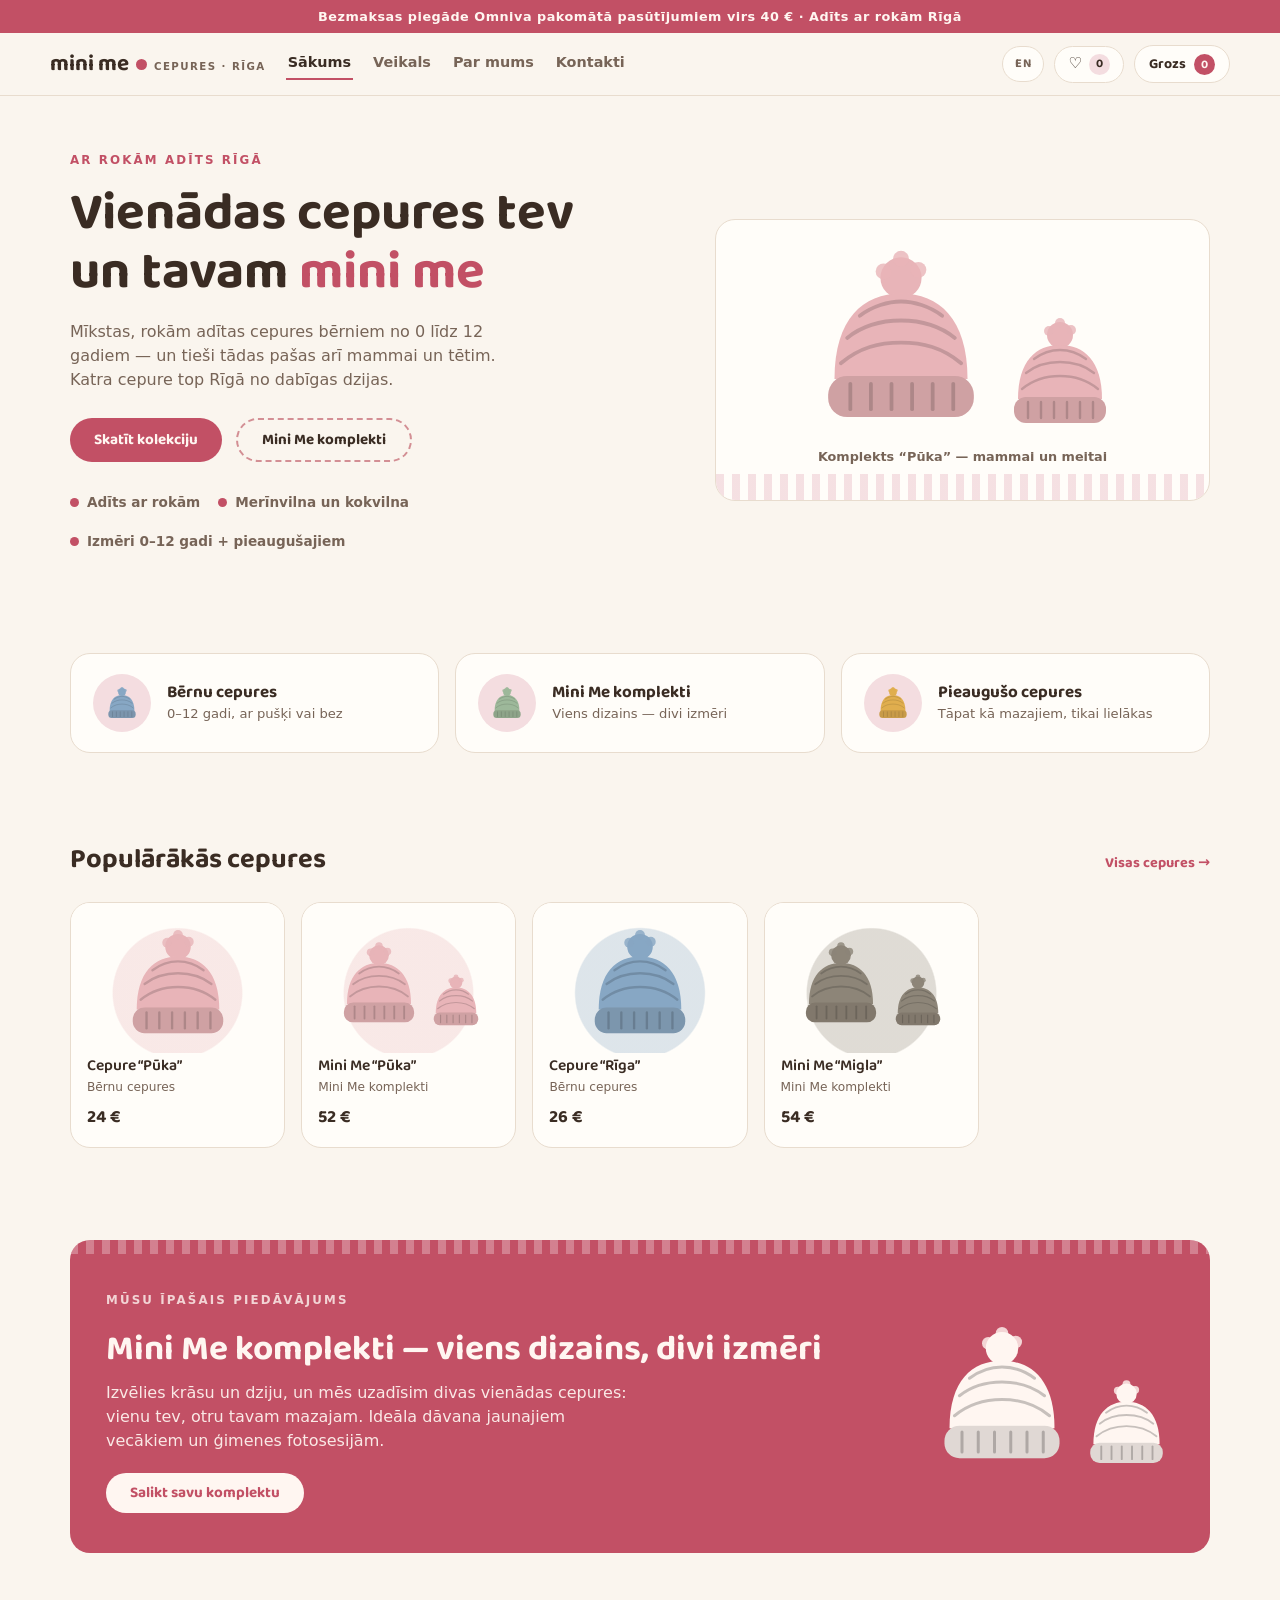
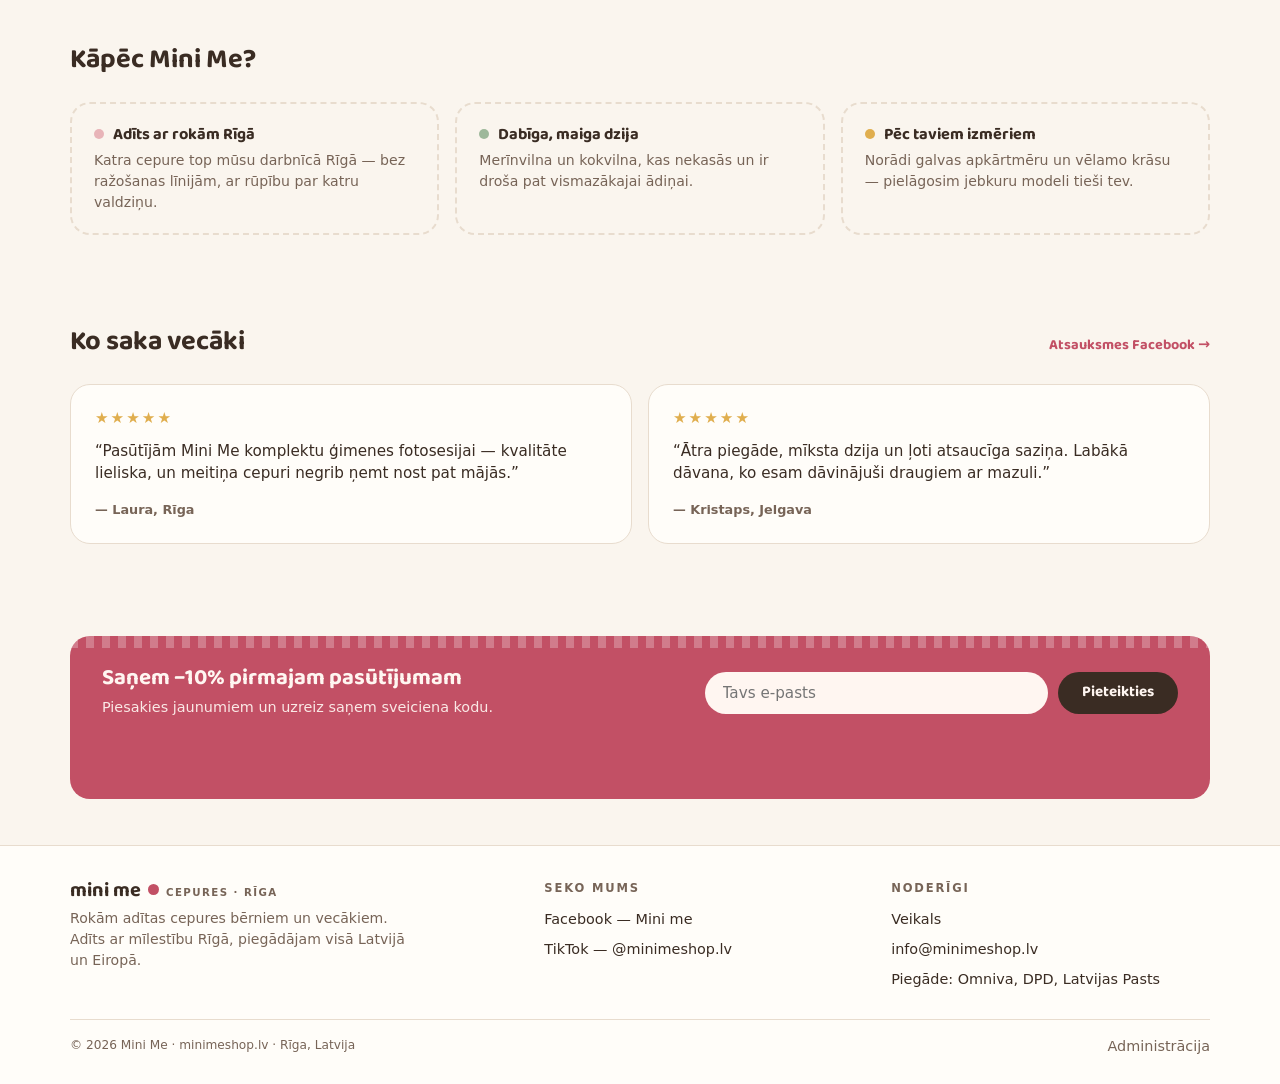
<file: index.html>
<!doctype html>
<html lang="lv">
<head>
<meta charset="utf-8">
<meta name="viewport" content="width=device-width, initial-scale=1">
<title>Mini Me — rokām adītas cepures maziem un lieliem · Rīga</title>
<meta name="description" content="Rokām adītas cepures, šalles, cimdi un Mini Me komplekti bērniem un vecākiem. Adīts ar mīlestību Rīgā.">
<link rel="stylesheet" href="css/base.css">
<link rel="stylesheet" href="css/landing.css">
</head>
<body>

<div class="ribbon" data-ribbon>Bezmaksas piegāde Omniva pakomātā pasūtījumiem virs 40&nbsp;€ · Adīts ar rokām Rīgā</div>

<header class="site">
  <div class="wrap bar">
    <a class="logo" href="index.html">mini&nbsp;me <span class="pom"></span> <small data-i18n="logo.sub">cepures · Rīga</small></a>
    <nav class="main" aria-label="Navigācija">
      <a href="index.html" aria-current="page" data-i18n="nav.home">Sākums</a>
      <a href="store.html" data-i18n="nav.shop">Veikals</a>
      <a href="#par-mums" data-i18n="nav.about">Par mums</a>
      <a href="#kontakti" data-i18n="nav.contact">Kontakti</a>
    </nav>
    <div class="hdr-actions">
      <button class="lang-btn" data-lang-switch>EN</button>
      <a class="wish-btn" href="wishlist.html" data-i18n-title="wl.h1" title="Vēlmju saraksts" aria-label="Vēlmju saraksts">♡ <span class="count" data-wish-count>0</span></a>
      <button class="cart" data-cart-open aria-label="Grozs"><span data-i18n="cart.btn">Grozs</span> <span class="count" data-cart-count>0</span></button>
    </div>
  </div>
</header>

<section class="hero">
  <div class="wrap">
    <div>
      <p class="eyebrow" data-i18n="hero.eyebrow">Ar rokām adīts Rīgā</p>
      <h1 data-i18n="hero.title">Vienādas cepures tev un tavam <em>mini&nbsp;me</em></h1>
      <p class="lead" data-i18n="hero.lead">Mīkstas, rokām adītas cepures bērniem no 0 līdz 12 gadiem — un tieši tādas pašas arī mammai un tētim. Katra cepure top Rīgā no dabīgas dzijas.</p>
      <div class="cta-row">
        <a class="btn" href="store.html" data-i18n="hero.cta1">Skatīt kolekciju</a>
        <a class="btn ghost" href="store.html#komplekti" data-i18n="hero.cta2">Mini Me komplekti</a>
      </div>
      <ul class="trust">
        <li data-i18n="trust.1">Adīts ar rokām</li>
        <li data-i18n="trust.2">Merīnvilna un kokvilna</li>
        <li data-i18n="trust.3">Izmēri 0–12 gadi + pieaugušajiem</li>
      </ul>
    </div>
    <figure class="hero-art">
      <div class="pair" style="--yarn: var(--yarn-roza)">
        <svg width="190" height="187" role="img" aria-label="Liela adīta cepure"><use href="#beanie"/></svg>
        <svg width="120" height="118" role="img" aria-label="Maza adīta cepure"><use href="#beanie"/></svg>
      </div>
      <figcaption data-i18n="hero.caption">Komplekts “Pūka” — mammai un meitai</figcaption>
    </figure>
  </div>
</section>

<section class="block" aria-label="Kategorijas">
  <div class="wrap cats">
    <a class="cat" href="store.html">
      <span class="thumb" style="--yarn: var(--yarn-zila)"><svg width="36" height="35"><use href="#beanie"/></svg></span>
      <span><h3 data-i18n="cat1.t">Bērnu cepures</h3><p data-i18n="cat1.d">0–12 gadi, ar pušķi vai bez</p></span>
    </a>
    <a class="cat" href="store.html#komplekti">
      <span class="thumb" style="--yarn: var(--yarn-salvija)"><svg width="36" height="35"><use href="#beanie"/></svg></span>
      <span><h3 data-i18n="cat2.t">Mini Me komplekti</h3><p data-i18n="cat2.d">Viens dizains — divi izmēri</p></span>
    </a>
    <a class="cat" href="store.html">
      <span class="thumb" style="--yarn: var(--yarn-medus)"><svg width="36" height="35"><use href="#beanie"/></svg></span>
      <span><h3 data-i18n="cat3.t">Pieaugušo cepures</h3><p data-i18n="cat3.d">Tāpat kā mazajiem, tikai lielākas</p></span>
    </a>
  </div>
</section>

<section class="block" id="populari">
  <div class="wrap">
    <div class="sec-head">
      <h2 data-i18n="sec.popular">Populārākās cepures</h2>
      <a class="all" href="store.html" data-i18n="sec.all">Visas cepures →</a>
    </div>
    <div class="featured" id="featured"><!-- rendered by landing.js --></div>
  </div>
</section>

<section class="block" id="komplekti">
  <div class="wrap">
    <div class="duo">
      <div>
        <p class="eyebrow" data-i18n="duo.eyebrow">Mūsu īpašais piedāvājums</p>
        <h2 data-i18n="duo.title">Mini Me komplekti — viens dizains, divi izmēri</h2>
        <p data-i18n="duo.text">Izvēlies krāsu un dziju, un mēs uzadīsim divas vienādas cepures: vienu tev, otru tavam mazajam. Ideāla dāvana jaunajiem vecākiem un ģimenes fotosesijām.</p>
        <a class="btn" href="store.html#komplekti" data-i18n="duo.cta">Salikt savu komplektu</a>
      </div>
      <div class="pair" style="--yarn: #FFF6F1; --stitch: rgba(0,0,0,.22); --brim-shade: rgba(0,0,0,.12)">
        <svg width="150" height="148" aria-hidden="true"><use href="#beanie"/></svg>
        <svg width="95" height="93" aria-hidden="true"><use href="#beanie"/></svg>
      </div>
    </div>
  </div>
</section>

<section class="block" id="par-mums">
  <div class="wrap">
    <div class="sec-head"><h2 data-i18n="vals.h">Kāpēc Mini Me?</h2></div>
    <div class="vals">
      <div class="val" style="--vy: var(--yarn-roza)">
        <h3 data-i18n="val1.t">Adīts ar rokām Rīgā</h3>
        <p data-i18n="val1.d">Katra cepure top mūsu darbnīcā Rīgā — bez ražošanas līnijām, ar rūpību par katru valdziņu.</p>
      </div>
      <div class="val" style="--vy: var(--yarn-salvija)">
        <h3 data-i18n="val2.t">Dabīga, maiga dzija</h3>
        <p data-i18n="val2.d">Merīnvilna un kokvilna, kas nekasās un ir droša pat vismazākajai ādiņai.</p>
      </div>
      <div class="val" style="--vy: var(--yarn-medus)">
        <h3 data-i18n="val3.t">Pēc taviem izmēriem</h3>
        <p data-i18n="val3.d">Norādi galvas apkārtmēru un vēlamo krāsu — pielāgosim jebkuru modeli tieši tev.</p>
      </div>
    </div>
  </div>
</section>

<section class="block" aria-label="Atsauksmes">
  <div class="wrap">
    <div class="sec-head"><h2 data-i18n="quotes.h">Ko saka vecāki</h2><a class="all" href="https://www.facebook.com/Minimicepures/" data-i18n="quotes.fb">Atsauksmes Facebook →</a></div>
    <div class="quotes">
      <div class="quote">
        <div class="stars" aria-label="5 zvaigznes">★★★★★</div>
        <p data-i18n="quote1.text">“Pasūtījām Mini Me komplektu ģimenes fotosesijai — kvalitāte lieliska, un meitiņa cepuri negrib ņemt nost pat mājās.”</p>
        <cite data-i18n="quote1.name">— Laura, Rīga</cite>
      </div>
      <div class="quote">
        <div class="stars" aria-label="5 zvaigznes">★★★★★</div>
        <p data-i18n="quote2.text">“Ātra piegāde, mīksta dzija un ļoti atsaucīga saziņa. Labākā dāvana, ko esam dāvinājuši draugiem ar mazuli.”</p>
        <cite data-i18n="quote2.name">— Kristaps, Jelgava</cite>
      </div>
    </div>
  </div>
</section>

<section class="block" aria-label="Jaunumu vēstkopa">
  <div class="wrap">
    <div class="newsletter">
      <div>
        <h2 data-i18n="nl.h">Saņem −10% pirmajam pasūtījumam</h2>
        <p data-i18n="nl.p">Piesakies jaunumiem un uzreiz saņem sveiciena kodu.</p>
      </div>
      <form class="nl-form" id="nlForm">
        <input type="email" id="nlEmail" placeholder="Tavs e-pasts" data-i18n-ph="nl.ph" aria-label="E-pasts">
        <button class="btn" type="submit" data-i18n="nl.btn">Pieteikties</button>
      </form>
      <p class="nl-msg" id="nlMsg" role="status"></p>
    </div>
  </div>
</section>

<footer class="site" id="kontakti">
  <div class="wrap">
    <div class="fgrid">
      <div>
        <a class="logo" href="index.html" style="font-size:1.25rem">mini&nbsp;me <span class="pom"></span> <small data-i18n="logo.sub">cepures · Rīga</small></a>
        <p class="about" data-i18n="footer.about">Rokām adītas cepures bērniem un vecākiem. Adīts ar mīlestību Rīgā, piegādājam visā Latvijā un Eiropā.</p>
      </div>
      <div>
        <h4 data-i18n="footer.follow">Seko mums</h4>
        <ul>
          <li><a href="https://www.facebook.com/Minimicepures/">Facebook — Mini me</a></li>
          <li><a href="https://www.tiktok.com/@minimeshop.lv">TikTok — @minimeshop.lv</a></li>
        </ul>
      </div>
      <div>
        <h4 data-i18n="footer.useful">Noderīgi</h4>
        <ul>
          <li><a href="store.html" data-i18n="footer.shop">Veikals</a></li>
          <li><a href="#kontakti">info@minimeshop.lv</a></li>
          <li><a href="#kontakti" data-i18n="footer.delivery">Piegāde: Omniva, DPD, Latvijas Pasts</a></li>
        </ul>
      </div>
    </div>
    <div class="copyright">
      <span>© <span data-year>2026</span> Mini Me · minimeshop.lv · Rīga, Latvija</span>
      <span><a href="admin.html" data-i18n="footer.admin">Administrācija</a></span>
    </div>
  </div>
</footer>

<script src="js/icons.js"></script>
<script src="js/i18n.js"></script>
<script src="js/products.js"></script>
<script src="js/cart.js"></script>
<script src="js/wishlist.js"></script>
<script src="js/site.js"></script>
<script src="js/landing.js"></script>
</body>
</html>
</file>
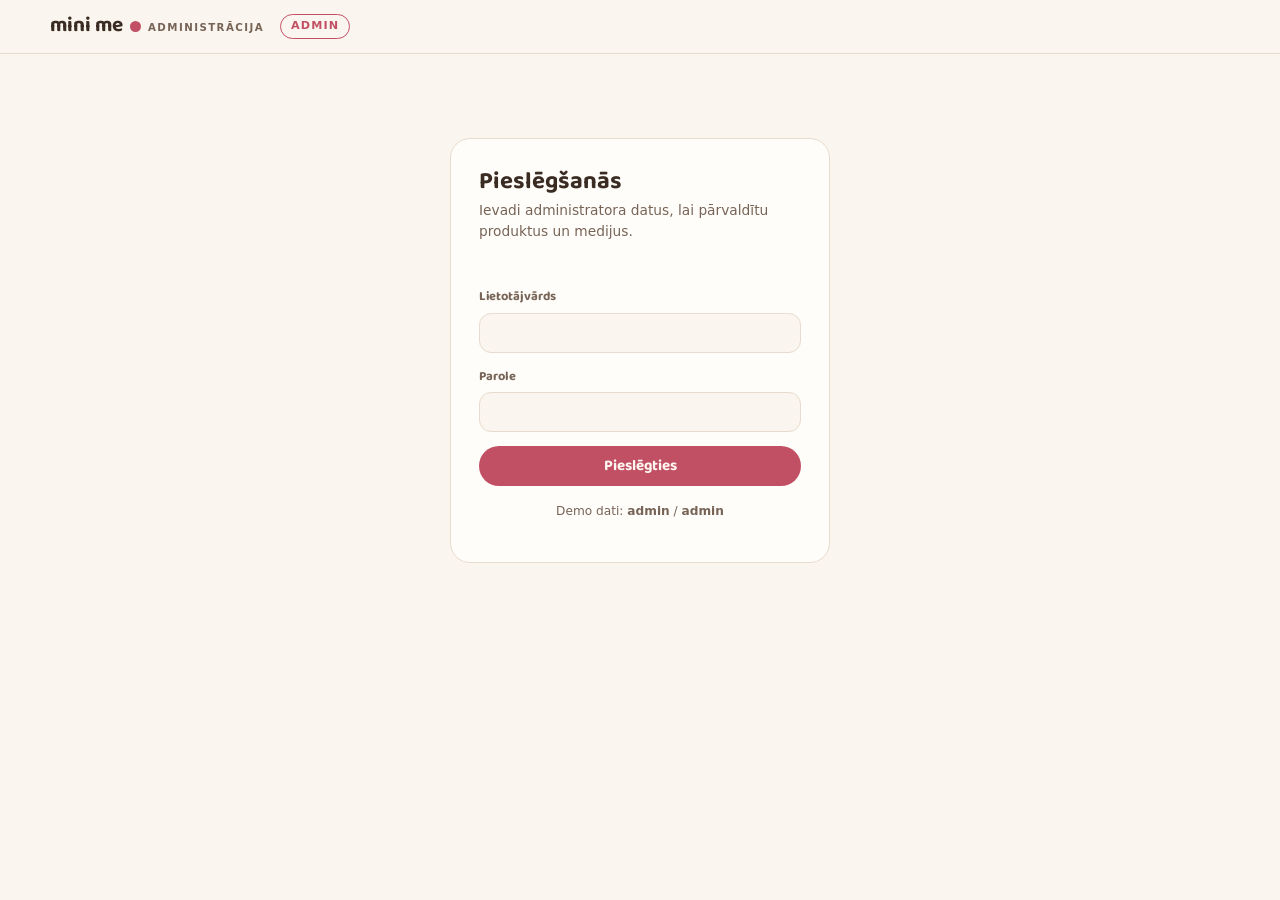
<file: admin.html>
<!doctype html>
<html lang="lv">
<head>
<meta charset="utf-8">
<meta name="viewport" content="width=device-width, initial-scale=1">
<title>Administrācija — Mini Me</title>
<meta name="robots" content="noindex, nofollow">
<link rel="stylesheet" href="css/base.css">
<link rel="stylesheet" href="css/admin.css">
</head>
<body>

<header class="site">
  <div class="wrap admin-top">
    <a class="logo" href="index.html">mini&nbsp;me <span class="pom"></span> <small>administrācija</small></a>
    <span class="tag">Admin</span>
    <div class="spacer"></div>
    <a class="linkbtn" href="store.html" id="viewShop" hidden>Skatīt veikalu →</a>
    <button class="linkbtn" id="logout" hidden>Iziet</button>
  </div>
</header>

<!-- LOGIN -->
<div class="wrap login-wrap" id="loginView">
  <form class="login-card" id="loginForm" autocomplete="off">
    <h1>Pieslēgšanās</h1>
    <p class="hint">Ievadi administratora datus, lai pārvaldītu produktus un medijus.</p>
    <p class="login-error" id="loginError" role="alert"></p>
    <div class="field">
      <label for="user">Lietotājvārds</label>
      <input id="user" type="text" autocomplete="username" required>
    </div>
    <div class="field">
      <label for="pass">Parole</label>
      <input id="pass" type="password" autocomplete="current-password" required>
    </div>
    <button class="btn" type="submit">Pieslēgties</button>
    <p class="creds">Demo dati: <b>admin</b> / <b>admin</b></p>
  </form>
</div>

<!-- ADMIN APP -->
<main class="wrap admin-app" id="appView" hidden>
  <div class="notice">
    <b>Prototipa režīms.</b> Izmaiņas tiek saglabātas <b>tikai šajā pārlūkā</b> (localStorage) un
    tās neredz klienti. Lai izmaiņas publicētu visiem, nospied <b>Eksportēt</b> un pievieno failu
    repozitorijam (skat. README). Šī pieslēgšanās nav droša aizsardzība — reālam veikalam vajadzīgs
    aizmugursistēmas risinājums.
  </div>

  <div class="admin-head">
    <h1>Produkti</h1>
    <span class="count" id="pcount"></span>
    <div class="admin-actions">
      <button class="btn sm" id="addBtn">+ Pievienot produktu</button>
      <button class="btn sm mut" id="exportBtn">Eksportēt JSON</button>
      <label class="btn sm mut" for="importFile" style="cursor:pointer">Importēt JSON</label>
      <input type="file" id="importFile" accept="application/json" hidden>
      <button class="btn sm danger" id="resetBtn">Atiestatīt</button>
    </div>
  </div>

  <div class="rows" id="rows"></div>
</main>

<!-- EDITOR MODAL -->
<div class="modal" id="modal" role="dialog" aria-modal="true" aria-labelledby="sheetTitle">
  <form class="sheet" id="editForm">
    <h2 id="sheetTitle">Rediģēt produktu</h2>

    <div class="field">
      <label for="f-name">Nosaukums</label>
      <input id="f-name" type="text" required>
    </div>

    <div class="grid2">
      <div class="field">
        <label for="f-cat">Kategorija</label>
        <select id="f-cat"></select>
      </div>
      <div class="field">
        <label for="f-type">Tips (attēlam)</label>
        <select id="f-type"></select>
      </div>
      <div class="field">
        <label for="f-color">Krāsa</label>
        <select id="f-color"></select>
      </div>
      <div class="field">
        <label for="f-pop">Popularitāte (0–100)</label>
        <input id="f-pop" type="number" min="0" max="100" step="1">
      </div>
      <div class="field">
        <label for="f-price">Cena (€)</label>
        <input id="f-price" type="number" min="0" step="1" required>
      </div>
      <div class="field">
        <label for="f-oldprice">Vecā cena (€, akcijai — nav obligāti)</label>
        <input id="f-oldprice" type="number" min="0" step="1">
      </div>
    </div>

    <div class="field">
      <label>Sezona</label>
      <div class="checks" id="f-season"></div>
    </div>

    <div class="field">
      <label>Izmēri</label>
      <div class="checks" id="f-sizes"></div>
    </div>

    <div class="field">
      <label><input type="checkbox" id="f-new" style="width:auto;margin-right:8px">Iezīmēt kā jaunumu</label>
    </div>

    <div class="field">
      <label>Attēls / medijs</label>
      <div class="uploader">
        <div class="preview" id="f-preview"><span class="ph-empty">Nav attēla — tiks rādīts adījuma zīmējums</span></div>
        <div class="up-actions">
          <label class="file-btn">Augšupielādēt attēlu <input type="file" id="f-image" accept="image/*"></label>
          <button type="button" class="linkbtn" id="f-removeimg" style="text-align:left" hidden>Noņemt attēlu</button>
          <span class="hint-sm">JPG vai PNG, ieteicams kvadrāts. Glabājas šajā pārlūkā.</span>
        </div>
      </div>
    </div>

    <div class="sheet-actions">
      <button type="button" class="btn mut" id="cancelBtn">Atcelt</button>
      <button type="submit" class="btn">Saglabāt</button>
    </div>
  </form>
</div>

<div class="toast" id="toast"></div>

<script src="js/icons.js"></script>
<script src="js/products.js"></script>
<script src="js/site.js"></script>
<script src="js/admin.js"></script>
</body>
</html>
</file>
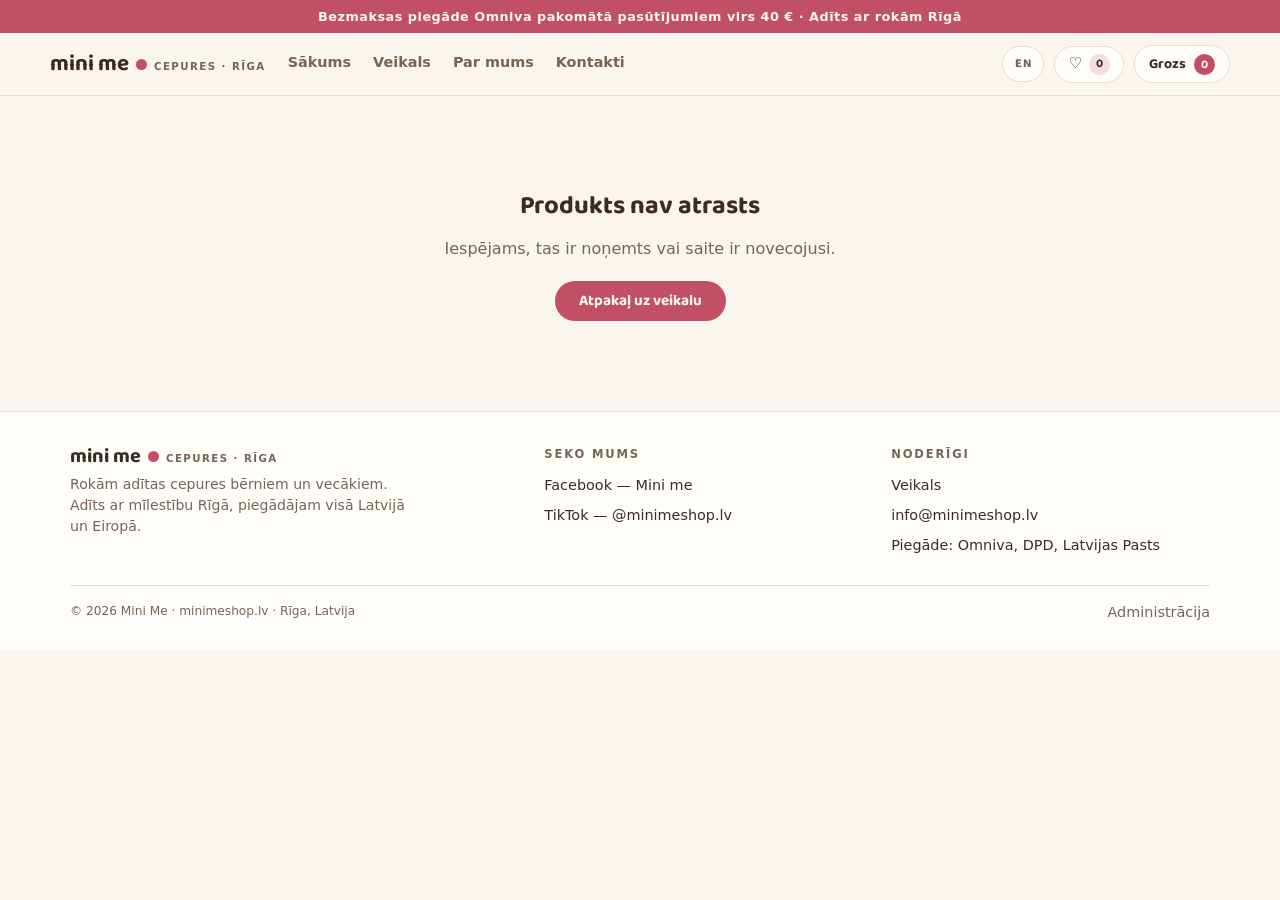
<file: product.html>
<!doctype html>
<html lang="lv">
<head>
<meta charset="utf-8">
<meta name="viewport" content="width=device-width, initial-scale=1">
<title>Produkts — Mini Me</title>
<link rel="stylesheet" href="css/base.css">
<link rel="stylesheet" href="css/product.css">
</head>
<body>

<div class="ribbon" data-ribbon>Bezmaksas piegāde Omniva pakomātā pasūtījumiem virs 40&nbsp;€ · Adīts ar rokām Rīgā</div>

<header class="site">
  <div class="wrap bar">
    <a class="logo" href="index.html">mini&nbsp;me <span class="pom"></span> <small data-i18n="logo.sub">cepures · Rīga</small></a>
    <nav class="main" aria-label="Navigācija">
      <a href="index.html" data-i18n="nav.home">Sākums</a>
      <a href="store.html" data-i18n="nav.shop">Veikals</a>
      <a href="index.html#par-mums" data-i18n="nav.about">Par mums</a>
      <a href="index.html#kontakti" data-i18n="nav.contact">Kontakti</a>
    </nav>
    <div class="hdr-actions">
      <button class="lang-btn" data-lang-switch>EN</button>
      <a class="wish-btn" href="wishlist.html" data-i18n-title="wl.h1" title="Vēlmju saraksts" aria-label="Vēlmju saraksts">♡ <span class="count" data-wish-count>0</span></a>
      <button class="cart" data-cart-open aria-label="Grozs"><span data-i18n="cart.btn">Grozs</span> <span class="count" data-cart-count>0</span></button>
    </div>
  </div>
</header>

<main class="wrap pdp-wrap" id="pdp">
  <!-- rendered by product.js -->
</main>

<section class="wrap related" id="related" hidden>
  <h2 data-i18n="pdp.related">Tev varētu patikt</h2>
  <div class="rel-grid" id="relGrid"></div>
</section>

<footer class="site">
  <div class="wrap">
    <div class="fgrid">
      <div>
        <a class="logo" href="index.html" style="font-size:1.25rem">mini&nbsp;me <span class="pom"></span> <small>cepures · Rīga</small></a>
        <p class="about">Rokām adītas cepures bērniem un vecākiem. Adīts ar mīlestību Rīgā, piegādājam visā Latvijā un Eiropā.</p>
      </div>
      <div>
        <h4>Seko mums</h4>
        <ul>
          <li><a href="https://www.facebook.com/Minimicepures/">Facebook — Mini me</a></li>
          <li><a href="https://www.tiktok.com/@minimeshop.lv">TikTok — @minimeshop.lv</a></li>
        </ul>
      </div>
      <div>
        <h4>Noderīgi</h4>
        <ul>
          <li><a href="store.html">Veikals</a></li>
          <li><a href="index.html#kontakti">info@minimeshop.lv</a></li>
          <li><a href="index.html#kontakti">Piegāde: Omniva, DPD, Latvijas Pasts</a></li>
        </ul>
      </div>
    </div>
    <div class="copyright">
      <span>© <span data-year>2026</span> Mini Me · minimeshop.lv · Rīga, Latvija</span>
      <span><a href="admin.html">Administrācija</a></span>
    </div>
  </div>
</footer>

<script src="js/icons.js"></script>
<script src="js/i18n.js"></script>
<script src="js/products.js"></script>
<script src="js/cart.js"></script>
<script src="js/wishlist.js"></script>
<script src="js/site.js"></script>
<script src="js/product.js"></script>
</body>
</html>
</file>
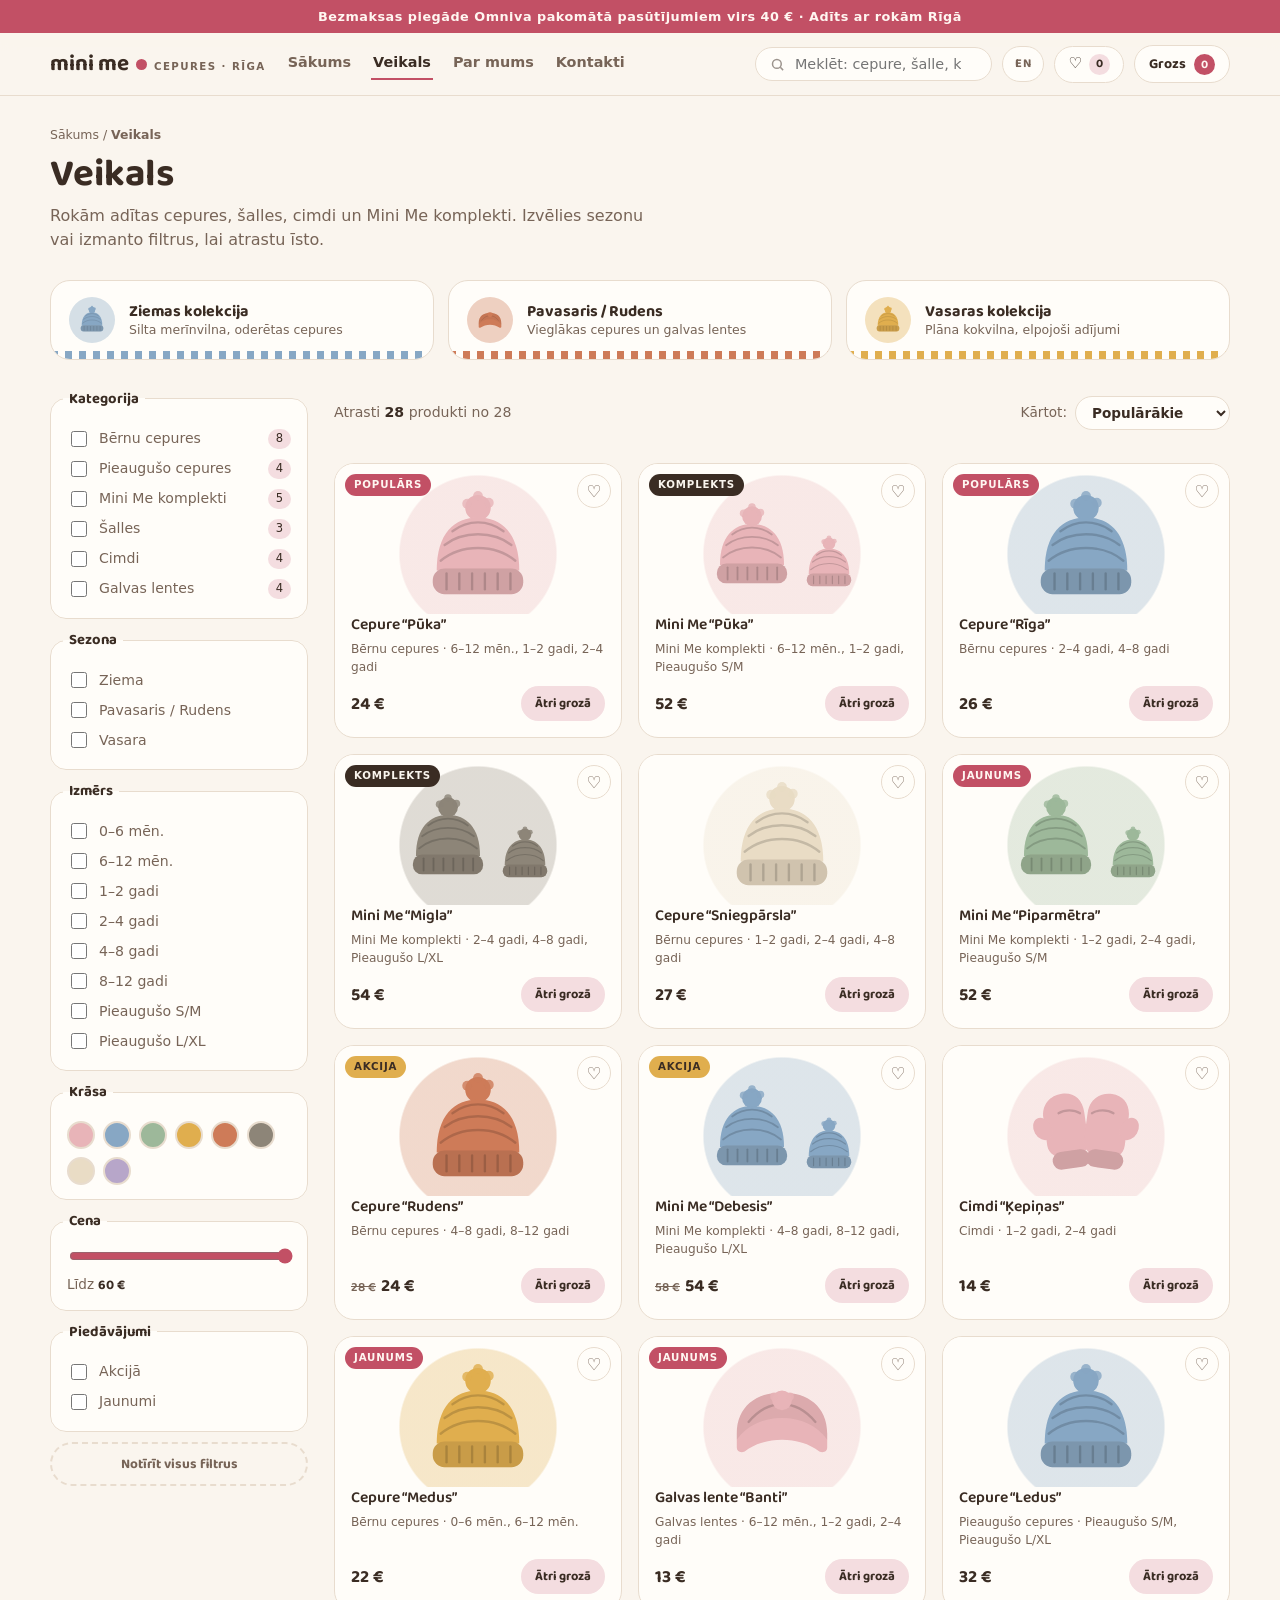
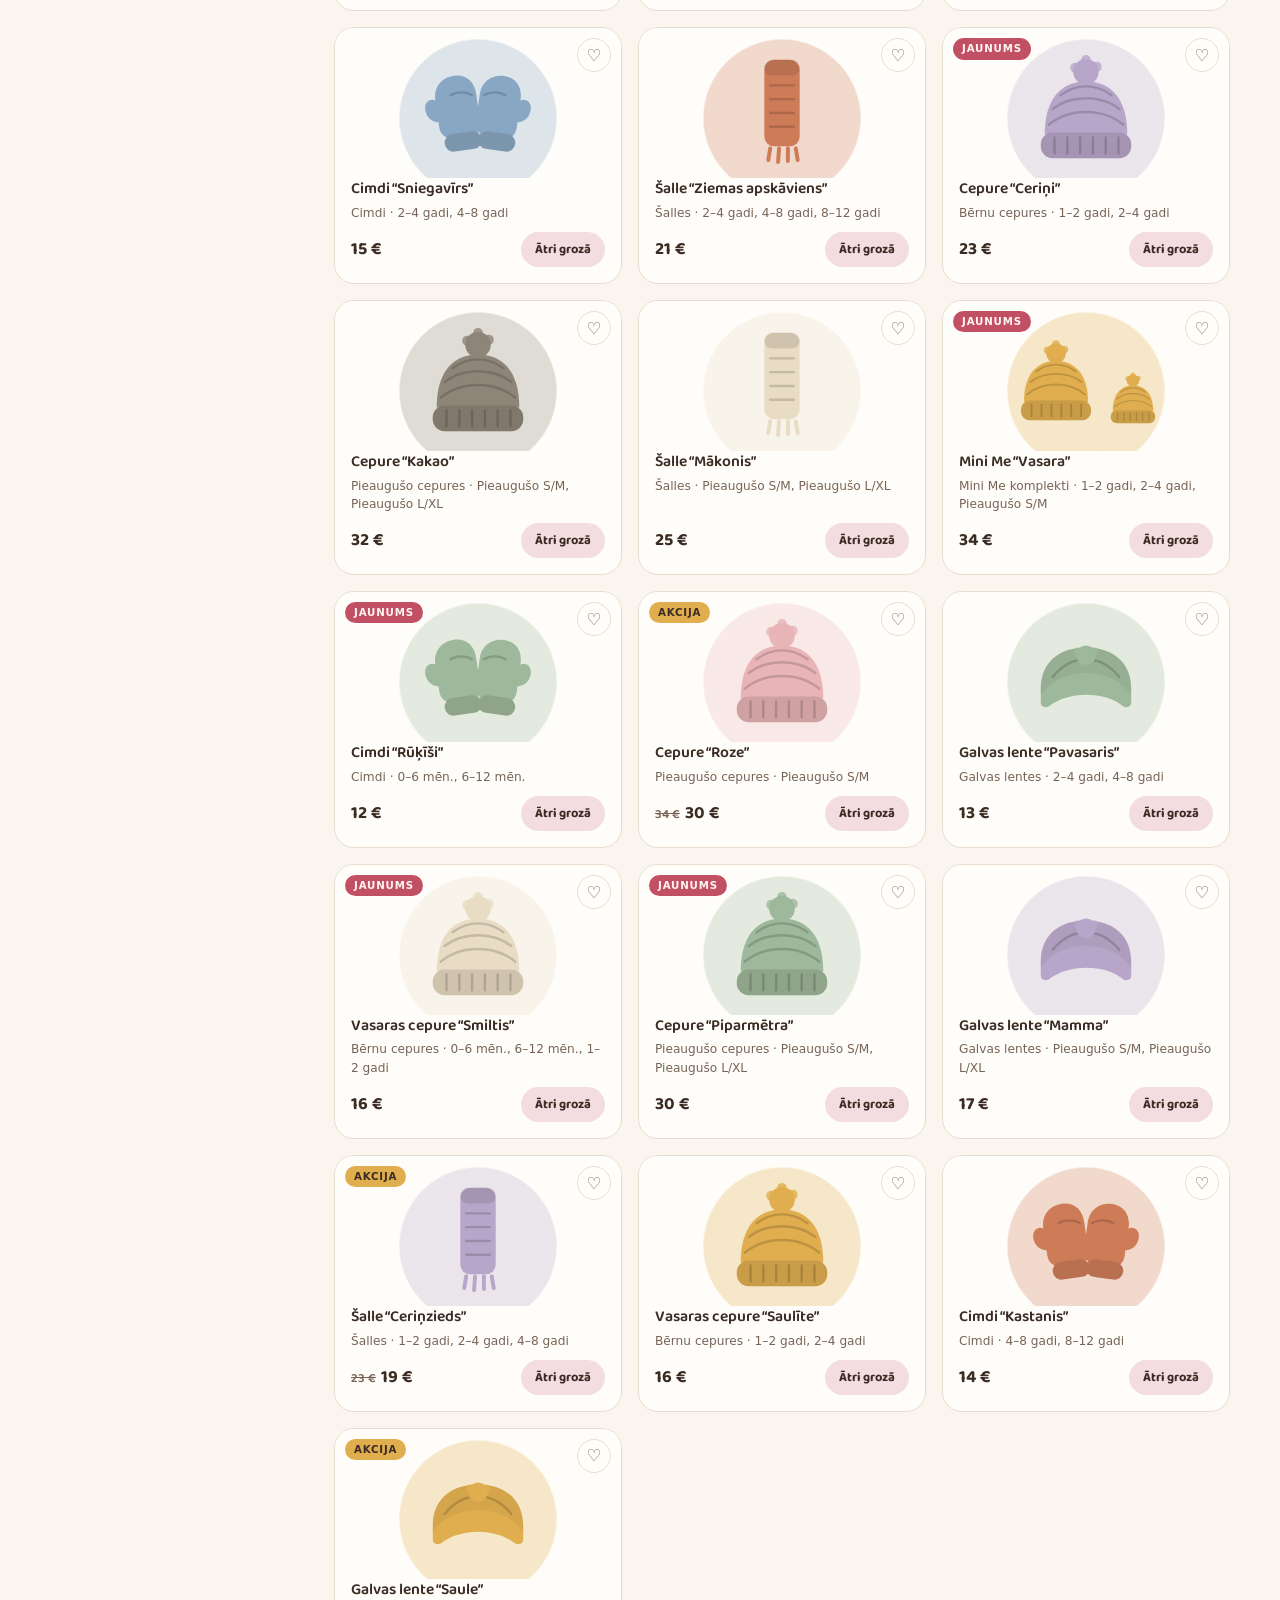
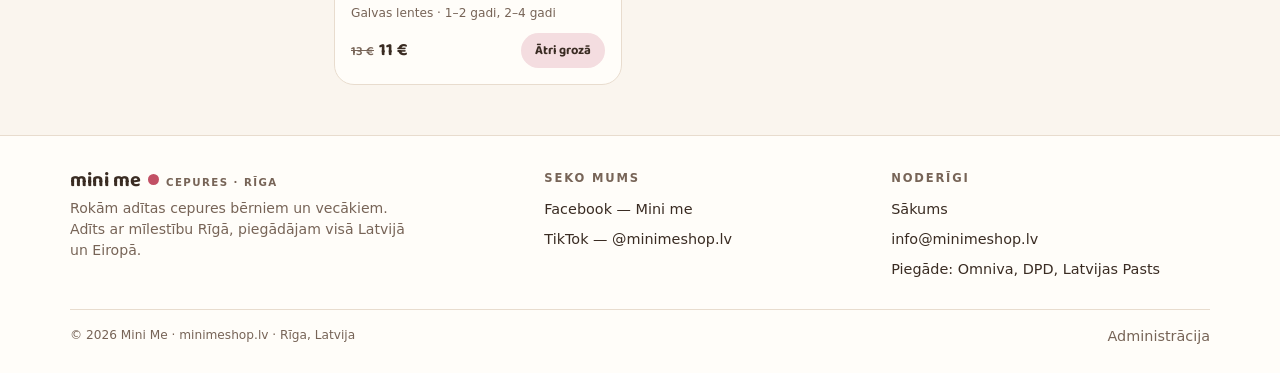
<file: store.html>
<!doctype html>
<html lang="lv">
<head>
<meta charset="utf-8">
<meta name="viewport" content="width=device-width, initial-scale=1">
<title>Veikals — Mini Me · adītas cepures un aksesuāri</title>
<meta name="description" content="Rokām adītas cepures, šalles, cimdi un Mini Me komplekti. Filtrē pēc sezonas, izmēra un krāsas.">
<link rel="stylesheet" href="css/base.css">
<link rel="stylesheet" href="css/store.css">
</head>
<body>

<div class="ribbon" data-ribbon>Bezmaksas piegāde Omniva pakomātā pasūtījumiem virs 40&nbsp;€ · Adīts ar rokām Rīgā</div>

<header class="site">
  <div class="wrap bar">
    <a class="logo" href="index.html">mini&nbsp;me <span class="pom"></span> <small data-i18n="logo.sub">cepures · Rīga</small></a>
    <nav class="main" aria-label="Navigācija">
      <a href="index.html" data-i18n="nav.home">Sākums</a>
      <a href="store.html" aria-current="page" data-i18n="nav.shop">Veikals</a>
      <a href="index.html#par-mums" data-i18n="nav.about">Par mums</a>
      <a href="index.html#kontakti" data-i18n="nav.contact">Kontakti</a>
    </nav>
    <div class="hdr-actions">
      <div class="search" role="search">
        <svg width="15" height="15" viewBox="0 0 24 24" fill="none" stroke="currentColor" stroke-width="2.4"><circle cx="11" cy="11" r="7"/><line x1="16.5" y1="16.5" x2="21" y2="21"/></svg>
        <input id="q" type="search" placeholder="Meklēt: cepure, šalle, komplekts…" data-i18n-ph="search.ph" aria-label="Meklēt produktus">
      </div>
      <button class="lang-btn" data-lang-switch>EN</button>
      <a class="wish-btn" href="wishlist.html" data-i18n-title="wl.h1" title="Vēlmju saraksts" aria-label="Vēlmju saraksts">♡ <span class="count" data-wish-count>0</span></a>
      <button class="cart" data-cart-open aria-label="Grozs"><span data-i18n="cart.btn">Grozs</span> <span class="count" data-cart-count>0</span></button>
    </div>
  </div>
</header>

<div class="wrap pagehead" id="top">
  <p class="crumbs"><a href="index.html" data-i18n="store.crumb">Sākums</a> / <b data-i18n="store.h1">Veikals</b></p>
  <h1 data-i18n="store.h1">Veikals</h1>
  <p class="sub" data-i18n="store.sub">Rokām adītas cepures, šalles, cimdi un Mini Me komplekti. Izvēlies sezonu vai izmanto filtrus, lai atrastu īsto.</p>
</div>

<div class="wrap seasons" role="group" aria-label="Sezonu kolekcijas">
  <button class="season" data-season="ziema" style="--sea: var(--yarn-zila)" aria-pressed="false">
    <span class="dot" style="--yarn: var(--yarn-zila)"><svg width="30" height="29"><use href="#beanie"/></svg></span>
    <span><h3 data-i18n="s1.t">Ziemas kolekcija</h3><p data-i18n="s1.d">Silta merīnvilna, oderētas cepures</p></span>
  </button>
  <button class="season" data-season="pavasaris-rudens" style="--sea: var(--yarn-mals)" aria-pressed="false">
    <span class="dot" style="--yarn: var(--yarn-mals)"><svg width="30" height="29"><use href="#headband"/></svg></span>
    <span><h3 data-i18n="s2.t">Pavasaris / Rudens</h3><p data-i18n="s2.d">Vieglākas cepures un galvas lentes</p></span>
  </button>
  <button class="season" data-season="vasara" style="--sea: var(--yarn-medus)" aria-pressed="false">
    <span class="dot" style="--yarn: var(--yarn-medus)"><svg width="30" height="29"><use href="#beanie"/></svg></span>
    <span><h3 data-i18n="s3.t">Vasaras kolekcija</h3><p data-i18n="s3.d">Plāna kokvilna, elpojoši adījumi</p></span>
  </button>
</div>

<main class="wrap shop" id="veikals">
  <aside class="filters" id="filters" aria-label="Filtri">
    <div class="fhead">
      <h2 data-i18n="f.h">Filtri</h2>
      <button class="fclose" id="fclose" data-i18n="f.close">Aizvērt ✕</button>
    </div>

    <fieldset class="fgroup" data-filter="cat">
      <legend data-i18n="f.cat">Kategorija</legend>
      <label class="opt"><input type="checkbox" value="bernu-cepures"> <span data-cat-label="bernu-cepures">Bērnu cepures</span> <span class="n" data-n="bernu-cepures"></span></label>
      <label class="opt"><input type="checkbox" value="pieauguso-cepures"> <span data-cat-label="pieauguso-cepures">Pieaugušo cepures</span> <span class="n" data-n="pieauguso-cepures"></span></label>
      <label class="opt"><input type="checkbox" value="komplekti"> <span data-cat-label="komplekti">Mini Me komplekti</span> <span class="n" data-n="komplekti"></span></label>
      <label class="opt"><input type="checkbox" value="salles"> <span data-cat-label="salles">Šalles</span> <span class="n" data-n="salles"></span></label>
      <label class="opt"><input type="checkbox" value="cimdi"> <span data-cat-label="cimdi">Cimdi</span> <span class="n" data-n="cimdi"></span></label>
      <label class="opt"><input type="checkbox" value="lentes"> <span data-cat-label="lentes">Galvas lentes</span> <span class="n" data-n="lentes"></span></label>
    </fieldset>

    <fieldset class="fgroup" data-filter="season">
      <legend data-i18n="f.season">Sezona</legend>
      <label class="opt"><input type="checkbox" value="ziema"> <span data-season-label="ziema">Ziema</span></label>
      <label class="opt"><input type="checkbox" value="pavasaris-rudens"> <span data-season-label="pavasaris-rudens">Pavasaris / Rudens</span></label>
      <label class="opt"><input type="checkbox" value="vasara"> <span data-season-label="vasara">Vasara</span></label>
    </fieldset>

    <fieldset class="fgroup" data-filter="size">
      <legend data-i18n="f.size">Izmērs</legend>
      <label class="opt"><input type="checkbox" value="0-6m"> <span data-size-label="0-6m">0–6 mēn.</span></label>
      <label class="opt"><input type="checkbox" value="6-12m"> <span data-size-label="6-12m">6–12 mēn.</span></label>
      <label class="opt"><input type="checkbox" value="1-2g"> <span data-size-label="1-2g">1–2 gadi</span></label>
      <label class="opt"><input type="checkbox" value="2-4g"> <span data-size-label="2-4g">2–4 gadi</span></label>
      <label class="opt"><input type="checkbox" value="4-8g"> <span data-size-label="4-8g">4–8 gadi</span></label>
      <label class="opt"><input type="checkbox" value="8-12g"> <span data-size-label="8-12g">8–12 gadi</span></label>
      <label class="opt"><input type="checkbox" value="S/M"> <span data-size-label="S/M">Pieaugušo S/M</span></label>
      <label class="opt"><input type="checkbox" value="L/XL"> <span data-size-label="L/XL">Pieaugušo L/XL</span></label>
    </fieldset>

    <fieldset class="fgroup">
      <legend data-i18n="f.color">Krāsa</legend>
      <div class="swatches" id="swatches">
        <button class="swatch" data-color="roza" style="--sw: var(--yarn-roza)" aria-pressed="false" aria-label="Rozā" title="Rozā"></button>
        <button class="swatch" data-color="zila" style="--sw: var(--yarn-zila)" aria-pressed="false" aria-label="Zila" title="Zila"></button>
        <button class="swatch" data-color="salvija" style="--sw: var(--yarn-salvija)" aria-pressed="false" aria-label="Salvijas zaļa" title="Salvijas zaļa"></button>
        <button class="swatch" data-color="medus" style="--sw: var(--yarn-medus)" aria-pressed="false" aria-label="Medus dzeltena" title="Medus dzeltena"></button>
        <button class="swatch" data-color="mals" style="--sw: var(--yarn-mals)" aria-pressed="false" aria-label="Māla" title="Māla"></button>
        <button class="swatch" data-color="peleka" style="--sw: var(--yarn-peleka)" aria-pressed="false" aria-label="Pelēka" title="Pelēka"></button>
        <button class="swatch" data-color="kremkrasa" style="--sw: var(--yarn-kremkrasa)" aria-pressed="false" aria-label="Krēmkrāsa" title="Krēmkrāsa"></button>
        <button class="swatch" data-color="cerinu" style="--sw: var(--yarn-cerinu)" aria-pressed="false" aria-label="Ceriņu" title="Ceriņu"></button>
      </div>
    </fieldset>

    <fieldset class="fgroup pricebox">
      <legend data-i18n="f.price">Cena</legend>
      <input type="range" id="maxPrice" min="10" max="60" value="60" step="1" aria-label="Maksimālā cena">
      <output><span data-i18n="f.upto">Līdz</span> <b id="priceOut">60 €</b></output>
    </fieldset>

    <fieldset class="fgroup" data-filter="flags">
      <legend data-i18n="f.offers">Piedāvājumi</legend>
      <label class="opt"><input type="checkbox" value="sale" id="fSale"> <span data-i18n="f.sale">Akcijā</span></label>
      <label class="opt"><input type="checkbox" value="new" id="fNew"> <span data-i18n="f.new">Jaunumi</span></label>
    </fieldset>

    <button class="fclear" id="clearAll" data-i18n="f.clear">Notīrīt visus filtrus</button>
  </aside>

  <section aria-label="Produkti">
    <div class="toolbar">
      <button class="fopen" id="fopen"><span data-i18n="f.open">☰ Filtri</span> <span id="fbadge"></span></button>
      <p class="count" id="count"></p>
      <div class="sortbox">
        <label for="sort" data-i18n="sort.label">Kārtot:</label>
        <select id="sort">
          <option value="pop" data-i18n="sort.pop">Populārākie</option>
          <option value="new" data-i18n="sort.new">Jaunākie</option>
          <option value="asc" data-i18n="sort.asc">Cena: augoša</option>
          <option value="desc" data-i18n="sort.desc">Cena: dilstoša</option>
        </select>
      </div>
    </div>
    <div class="chips" id="chips"></div>
    <div class="grid" id="grid"></div>
    <div class="empty" id="empty" hidden>
      <h3 data-i18n="empty.h">Nekas netika atrasts</h3>
      <p data-i18n="empty.p">Pamēģini noņemt kādu no filtriem vai mainīt meklēšanas vārdu.</p>
      <button class="btn" id="emptyClear" data-i18n="empty.btn">Notīrīt filtrus</button>
    </div>
  </section>
</main>

<!-- quick-add size picker -->
<div class="qa-modal" id="qaModal" role="dialog" aria-modal="true" aria-labelledby="qaTitle" hidden>
  <div class="qa-sheet">
    <div class="qa-head">
      <h2 id="qaTitle" data-i18n="quick.title">Izvēlies izmēru</h2>
      <button class="qa-x" id="qaClose" aria-label="Aizvērt">✕</button>
    </div>
    <p class="qa-name" id="qaName"></p>
    <div class="qa-sizes" id="qaSizes"></div>
  </div>
</div>

<footer class="site" id="kontakti">
  <div class="wrap">
    <div class="fgrid">
      <div>
        <a class="logo" href="index.html" style="font-size:1.25rem">mini&nbsp;me <span class="pom"></span> <small data-i18n="logo.sub">cepures · Rīga</small></a>
        <p class="about" data-i18n="footer.about">Rokām adītas cepures bērniem un vecākiem. Adīts ar mīlestību Rīgā, piegādājam visā Latvijā un Eiropā.</p>
      </div>
      <div>
        <h4 data-i18n="footer.follow">Seko mums</h4>
        <ul>
          <li><a href="https://www.facebook.com/Minimicepures/">Facebook — Mini me</a></li>
          <li><a href="https://www.tiktok.com/@minimeshop.lv">TikTok — @minimeshop.lv</a></li>
        </ul>
      </div>
      <div>
        <h4 data-i18n="footer.useful">Noderīgi</h4>
        <ul>
          <li><a href="index.html" data-i18n="footer.home">Sākums</a></li>
          <li><a href="#kontakti">info@minimeshop.lv</a></li>
          <li><a href="#kontakti" data-i18n="footer.delivery">Piegāde: Omniva, DPD, Latvijas Pasts</a></li>
        </ul>
      </div>
    </div>
    <div class="copyright">
      <span>© <span data-year>2026</span> Mini Me · minimeshop.lv · Rīga, Latvija</span>
      <span><a href="admin.html" data-i18n="footer.admin">Administrācija</a></span>
    </div>
  </div>
</footer>

<script src="js/icons.js"></script>
<script src="js/i18n.js"></script>
<script src="js/products.js"></script>
<script src="js/cart.js"></script>
<script src="js/wishlist.js"></script>
<script src="js/site.js"></script>
<script src="js/store.js"></script>
</body>
</html>
</file>
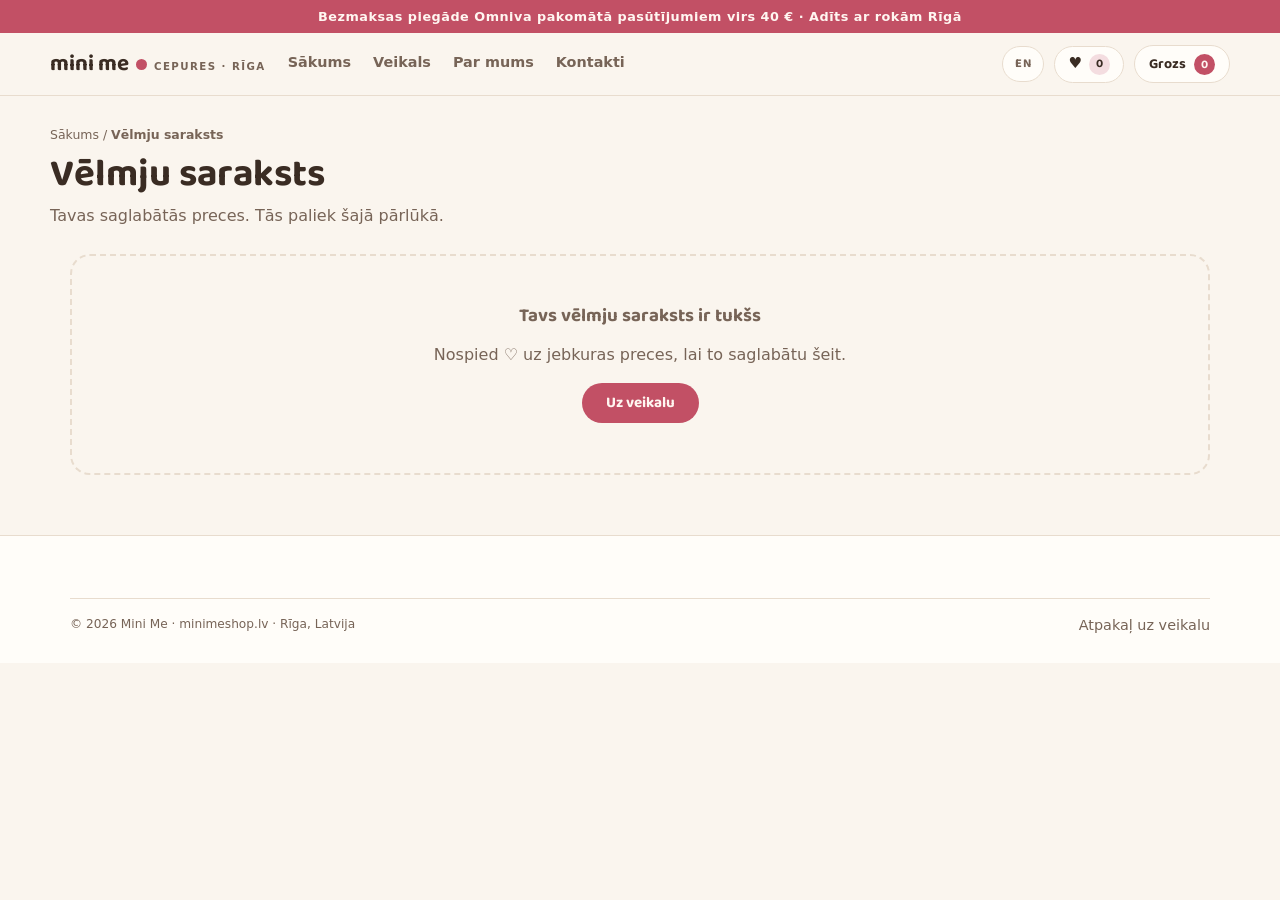
<file: wishlist.html>
<!doctype html>
<html lang="lv">
<head>
<meta charset="utf-8">
<meta name="viewport" content="width=device-width, initial-scale=1">
<title>Vēlmju saraksts — Mini Me</title>
<meta name="robots" content="noindex, nofollow">
<link rel="stylesheet" href="css/base.css">
<link rel="stylesheet" href="css/store.css">
</head>
<body>

<div class="ribbon" data-ribbon>Bezmaksas piegāde Omniva pakomātā pasūtījumiem virs 40&nbsp;€ · Adīts ar rokām Rīgā</div>

<header class="site">
  <div class="wrap bar">
    <a class="logo" href="index.html">mini&nbsp;me <span class="pom"></span> <small data-i18n="logo.sub">cepures · Rīga</small></a>
    <nav class="main" aria-label="Navigācija">
      <a href="index.html" data-i18n="nav.home">Sākums</a>
      <a href="store.html" data-i18n="nav.shop">Veikals</a>
      <a href="index.html#par-mums" data-i18n="nav.about">Par mums</a>
      <a href="index.html#kontakti" data-i18n="nav.contact">Kontakti</a>
    </nav>
    <div class="hdr-actions">
      <button class="lang-btn" data-lang-switch>EN</button>
      <a class="wish-btn" href="wishlist.html" aria-current="page" data-i18n-title="wl.h1" title="Vēlmju saraksts" aria-label="Vēlmju saraksts">♥ <span class="count" data-wish-count>0</span></a>
      <button class="cart" data-cart-open aria-label="Grozs"><span data-i18n="cart.btn">Grozs</span> <span class="count" data-cart-count>0</span></button>
    </div>
  </div>
</header>

<div class="wrap pagehead">
  <p class="crumbs"><a href="index.html" data-i18n="store.crumb">Sākums</a> / <b data-i18n="wl.h1">Vēlmju saraksts</b></p>
  <h1 data-i18n="wl.h1">Vēlmju saraksts</h1>
  <p class="sub" data-i18n="wl.sub">Tavas saglabātās preces. Tās paliek šajā pārlūkā.</p>
</div>

<main class="wrap" style="padding: 20px 20px 60px">
  <div class="grid" id="wlGrid"></div>
  <div class="empty" id="wlEmpty" hidden>
    <h3 data-i18n="wl.empty.h">Tavs vēlmju saraksts ir tukšs</h3>
    <p data-i18n="wl.empty.p">Nospied ♡ uz jebkuras preces, lai to saglabātu šeit.</p>
    <a class="btn" href="store.html" data-i18n="wl.empty.btn">Uz veikalu</a>
  </div>
</main>

<footer class="site">
  <div class="wrap">
    <div class="copyright">
      <span>© <span data-year>2026</span> Mini Me · minimeshop.lv · Rīga, Latvija</span>
      <span><a href="store.html" data-i18n="footer.back">Atpakaļ uz veikalu</a></span>
    </div>
  </div>
</footer>

<script src="js/icons.js"></script>
<script src="js/i18n.js"></script>
<script src="js/products.js"></script>
<script src="js/cart.js"></script>
<script src="js/wishlist.js"></script>
<script src="js/site.js"></script>
<script>
/* wishlist page renderer: shows saved products; hearts remove live */
(function () {
  var grid = document.getElementById('wlGrid');
  var empty = document.getElementById('wlEmpty');

  function render() {
    var ids = MiniMeWish.ids();
    var items = ids.map(function (id) { return MiniMe.findById(id); }).filter(Boolean);
    empty.hidden = items.length > 0;
    grid.innerHTML = items.map(function (p) {
      var price = p.oldPrice
        ? '<span class="price"><s>' + p.oldPrice + '&nbsp;€</s>' + p.price + '&nbsp;€</span>'
        : '<span class="price">' + p.price + '&nbsp;€</span>';
      var href = 'product.html?id=' + p.id;
      return '<article class="product" style="--yarn: var(--yarn-' + p.color + ')">' +
        '<button class="wish-heart" data-wish="' + p.id + '" aria-label="♥">♥</button>' +
        '<a class="plink" href="' + href + '">' +
          '<div class="ph">' + MiniMe.productArtHTML(p) + '</div>' +
          '<div class="pinfo"><h3>' + MiniMe.escapeAttr(p.name) + '</h3>' +
          '<p class="meta">' + MiniMe.CATS[p.cat] + '</p></div>' +
        '</a>' +
        '<div class="buy">' + price + '<a class="qa-btn" href="' + href + '">' + T('wl.view', 'Skatīt →') + '</a></div>' +
      '</article>';
    }).join('');
    MiniMeWish.bind(grid);
  }

  MiniMeWish.onChange(render);
  render();
})();
</script>
</body>
</html>
</file>
<file: css/base.css>
/* ==========================================================================
   Mini Me — base.css
   Shared design tokens, fonts, reset, and site-wide components
   (header, footer, buttons). Loaded on every page.
   ========================================================================== */

@font-face {
  font-family: 'Baloo 2';
  font-style: normal;
  font-weight: 600 700;
  font-display: swap;
  src: url(../assets/fonts/baloo-latinext.woff2) format('woff2');
  unicode-range: U+0100-02BA, U+02BD-02C5, U+02C7-02CC, U+02CE-02D7, U+02DD-02FF, U+0304, U+0308, U+0329, U+1D00-1DBF, U+1E00-1E9F, U+1EF2-1EFF, U+2020, U+20A0-20AB, U+20AD-20C0, U+2113, U+2C60-2C7F, U+A720-A7FF;
}
@font-face {
  font-family: 'Baloo 2';
  font-style: normal;
  font-weight: 600 700;
  font-display: swap;
  src: url(../assets/fonts/baloo-latin.woff2) format('woff2');
  unicode-range: U+0000-00FF, U+0131, U+0152-0153, U+02BB-02BC, U+02C6, U+02DA, U+02DC, U+2000-206F, U+20AC, U+2122, U+2191, U+2193, U+2212, U+2215, U+FEFF, U+FFFD;
}

:root {
  --ground: #FAF5EE;
  --card: #FFFDF9;
  --ink: #3A2C23;
  --ink-soft: #776457;
  --accent: #C25065;
  --accent-ink: #FFF6F1;
  --accent-soft: #F4DDE0;
  --line: #E8DCCE;
  --brim-shade: rgba(58, 44, 35, .14);
  --shadow: rgba(58, 44, 35, .10);

  --yarn-roza: #E8B4B8;
  --yarn-zila: #87A7C4;
  --yarn-salvija: #9DB89A;
  --yarn-medus: #E0AE4E;
  --yarn-mals: #CE7B58;
  --yarn-peleka: #8D8578;
  --yarn-kremkrasa: #E9DCC5;
  --yarn-cerinu: #B7A6C9;

  --radius: 20px;
  --display: 'Baloo 2', 'Segoe UI', system-ui, sans-serif;
  --body: 'Segoe UI', system-ui, -apple-system, sans-serif;
}
@media (prefers-color-scheme: dark) {
  :root {
    --ground: #231A14;
    --card: #2D221B;
    --ink: #F3E9DE;
    --ink-soft: #BCAE94;
    --accent: #E17A8E;
    --accent-ink: #2A161A;
    --accent-soft: #4A2E33;
    --line: #43352A;
    --brim-shade: rgba(0, 0, 0, .25);
    --shadow: rgba(0, 0, 0, .35);
  }
}
:root[data-theme="dark"] {
  --ground: #231A14;
  --card: #2D221B;
  --ink: #F3E9DE;
  --ink-soft: #BCAE94;
  --accent: #E17A8E;
  --accent-ink: #2A161A;
  --accent-soft: #4A2E33;
  --line: #43352A;
  --brim-shade: rgba(0, 0, 0, .25);
  --shadow: rgba(0, 0, 0, .35);
}
:root[data-theme="light"] {
  --ground: #FAF5EE;
  --card: #FFFDF9;
  --ink: #3A2C23;
  --ink-soft: #776457;
  --accent: #C25065;
  --accent-ink: #FFF6F1;
  --accent-soft: #F4DDE0;
  --line: #E8DCCE;
  --brim-shade: rgba(58, 44, 35, .14);
  --shadow: rgba(58, 44, 35, .10);
}

* { box-sizing: border-box; }
/* Ensure the hidden attribute always wins over class-level display rules
   (e.g. .login-wrap sets display:grid, which would otherwise keep a
   [hidden] element visible). */
[hidden] { display: none !important; }
html, body { margin: 0; padding: 0; }
body {
  background: var(--ground);
  color: var(--ink);
  font-family: var(--body);
  font-size: 16px;
  line-height: 1.5;
}
h1, h2, h3, .price, .logo, .btn { font-family: var(--display); }
h1, h2, h3 { text-wrap: balance; margin: 0; line-height: 1.12; }
a { color: inherit; }
button { font-family: inherit; color: inherit; }
img, svg { max-width: 100%; }
.wrap { max-width: 1180px; margin: 0 auto; padding: 0 20px; }
.visually-hidden {
  position: absolute; width: 1px; height: 1px; padding: 0; margin: -1px;
  overflow: hidden; clip: rect(0 0 0 0); white-space: nowrap; border: 0;
}

/* ---------- announcement ribbon ---------- */
.ribbon {
  background: var(--accent); color: var(--accent-ink); text-align: center;
  font-size: .8rem; letter-spacing: .04em; padding: 7px 16px; font-weight: 600;
}

/* ---------- header ---------- */
header.site {
  position: sticky; top: 0; z-index: 60;
  background: color-mix(in srgb, var(--ground) 90%, transparent);
  backdrop-filter: blur(10px);
  border-bottom: 1px solid var(--line);
}
.bar { display: flex; align-items: center; gap: 20px; padding: 12px 0; }
.logo { font-weight: 700; font-size: 1.4rem; text-decoration: none; display: flex; align-items: baseline; gap: 7px; line-height: 1; }
.logo .pom { width: 11px; height: 11px; border-radius: 50%; background: var(--accent); align-self: center; }
.logo small { font-family: var(--body); font-size: .64rem; font-weight: 600; color: var(--ink-soft); letter-spacing: .14em; text-transform: uppercase; }
nav.main { display: flex; gap: 18px; }
nav.main a { text-decoration: none; font-size: .9rem; font-weight: 600; color: var(--ink-soft); padding: 4px 2px; border-bottom: 2px solid transparent; }
nav.main a[aria-current], nav.main a:hover { color: var(--ink); border-bottom-color: var(--accent); }
.cart {
  display: flex; align-items: center; gap: 8px; background: var(--card);
  border: 1px solid var(--line); border-radius: 999px; padding: 7px 14px;
  font-weight: 700; font-family: var(--display); font-size: .88rem; cursor: pointer;
  text-decoration: none; color: var(--ink);
}
.cart:hover { border-color: var(--accent); }
.cart .count { background: var(--accent); color: var(--accent-ink); border-radius: 999px; min-width: 21px; height: 21px; display: grid; place-items: center; font-size: .75rem; }

/* ---------- buttons ---------- */
.btn {
  border: none; cursor: pointer; text-decoration: none; border-radius: 999px;
  padding: 11px 24px; font-size: .95rem; font-weight: 700; line-height: 1.2;
  display: inline-flex; align-items: center; gap: 8px;
  background: var(--accent); color: var(--accent-ink);
}
.btn:hover { filter: brightness(1.08); }
.btn.ghost {
  background: transparent; color: var(--ink);
  border: 2px dashed color-mix(in srgb, var(--accent) 55%, var(--line));
}
.btn.ghost:hover { border-style: solid; filter: none; }

/* ---------- footer ---------- */
footer.site { border-top: 1px solid var(--line); background: var(--card); padding: 34px 0 26px; }
.fgrid { display: grid; grid-template-columns: 1.4fr 1fr 1fr; gap: 28px; }
footer h4 { margin: 0 0 10px; font-size: .72rem; letter-spacing: .16em; text-transform: uppercase; color: var(--ink-soft); }
footer ul { list-style: none; margin: 0; padding: 0; display: flex; flex-direction: column; gap: 6px; }
footer a { text-decoration: none; font-size: .9rem; }
footer a:hover { color: var(--accent); }
footer p.about { font-size: .88rem; color: var(--ink-soft); max-width: 38ch; margin: 8px 0 0; }
.copyright { margin-top: 28px; padding-top: 16px; border-top: 1px solid var(--line); font-size: .76rem; color: var(--ink-soft); display: flex; justify-content: space-between; gap: 12px; flex-wrap: wrap; }

@media (max-width: 720px) { .fgrid { grid-template-columns: 1fr; } }

/* ---------- header action cluster (lang / wishlist / cart) ---------- */
.hdr-actions { margin-left: auto; display: flex; align-items: center; gap: 10px; }
.lang-btn {
  border: 1px solid var(--line); background: var(--card); color: var(--ink-soft);
  border-radius: 999px; padding: 7px 12px; cursor: pointer;
  font-family: var(--display); font-weight: 700; font-size: .78rem; letter-spacing: .06em;
}
.lang-btn:hover { border-color: var(--accent); color: var(--ink); }
.wish-btn {
  display: flex; align-items: center; gap: 7px; background: var(--card);
  border: 1px solid var(--line); border-radius: 999px; padding: 7px 13px;
  font-weight: 700; font-family: var(--display); font-size: .95rem; cursor: pointer;
  text-decoration: none; color: var(--ink); line-height: 1;
}
.wish-btn:hover { border-color: var(--accent); }
.wish-btn .count { background: var(--accent-soft); color: var(--ink); border-radius: 999px; min-width: 21px; height: 21px; display: grid; place-items: center; font-size: .75rem; }
.wish-btn .count[data-some] { background: var(--accent); color: var(--accent-ink); }

/* ---------- product-card heart ---------- */
.wish-heart {
  position: absolute; top: 10px; right: 10px; z-index: 3;
  width: 34px; height: 34px; border-radius: 50%; border: 1px solid var(--line);
  background: color-mix(in srgb, var(--card) 88%, transparent); color: var(--ink-soft);
  cursor: pointer; font-size: 1.05rem; line-height: 1; display: grid; place-items: center;
  transition: transform .12s ease, color .12s ease;
}
.wish-heart:hover { transform: scale(1.1); color: var(--accent); }
.wish-heart.saved { color: var(--accent); border-color: var(--accent); }

/* ---------- free-shipping progress ---------- */
.ship-progress { padding: 14px 0 6px; border-bottom: 1px solid var(--line); }
.ship-progress p { margin: 0 0 8px; font-size: .82rem; font-weight: 600; color: var(--ink-soft); }
.ship-progress.done p { color: color-mix(in srgb, var(--yarn-salvija) 60%, var(--ink)); }
.ship-progress .bar { height: 8px; border-radius: 999px; background: var(--accent-soft); overflow: hidden; }
.ship-progress .bar span { display: block; height: 100%; border-radius: 999px; background: var(--accent); transition: width .3s ease; }
.ship-progress.done .bar span { background: var(--yarn-salvija); }

/* ---------- newsletter ---------- */
.newsletter {
  background: var(--accent); color: var(--accent-ink);
  border-radius: var(--radius); padding: 30px 32px;
  display: grid; grid-template-columns: 1.1fr .9fr; gap: 24px; align-items: center;
  position: relative; overflow: hidden;
}
.newsletter::before { content: ""; position: absolute; inset: 0 0 auto 0; height: 12px; background: repeating-linear-gradient(90deg, rgba(255,255,255,.25) 0 8px, transparent 8px 16px); }
@media (max-width: 720px) { .newsletter { grid-template-columns: 1fr; } }
.newsletter h2 { font-size: 1.4rem; }
.newsletter p { margin: 6px 0 0; font-size: .9rem; opacity: .92; }
.nl-form { display: flex; gap: 10px; }
.nl-form input {
  flex: 1; border: none; border-radius: 999px; padding: 12px 18px;
  font-size: .95rem; font-family: var(--body); background: var(--accent-ink); color: #3A2C23;
}
.nl-form .btn { background: #3A2C23; color: #FFF6F1; white-space: nowrap; }
.nl-msg { grid-column: 1 / -1; margin: 4px 0 0; font-size: .9rem; font-weight: 600; min-height: 20px; }

/* ---------- cart drawer (shared) ---------- */
.cart-backdrop { position: fixed; inset: 0; background: rgba(20,14,10,.5); opacity: 0; pointer-events: none; transition: opacity .2s ease; z-index: 190; }
.cart-backdrop.show { opacity: 1; pointer-events: auto; }
.cart-drawer {
  position: fixed; top: 0; right: 0; bottom: 0; width: min(420px, 92vw);
  background: var(--ground); border-left: 1px solid var(--line); z-index: 200;
  display: flex; flex-direction: column; transform: translateX(100%);
  transition: transform .24s ease; box-shadow: -18px 0 40px rgba(20,14,10,.18);
}
.cart-drawer.show { transform: translateX(0); }
.cart-head { display: flex; align-items: center; justify-content: space-between; padding: 18px 20px; border-bottom: 1px solid var(--line); }
.cart-head h2 { font-size: 1.3rem; }
.cart-x { border: none; background: none; cursor: pointer; font-size: 1.1rem; color: var(--ink-soft); padding: 6px; border-radius: 8px; }
.cart-x:hover { color: var(--accent); }
.cart-body { flex: 1; overflow-y: auto; padding: 12px 20px; }
.cart-empty { text-align: center; color: var(--ink-soft); padding: 50px 10px; display: flex; flex-direction: column; gap: 16px; align-items: center; }
.cart-line { display: grid; grid-template-columns: 62px 1fr auto; gap: 12px; padding: 14px 0; border-bottom: 1px solid var(--line); align-items: start; }
.cart-thumb { width: 62px; height: 62px; border-radius: 12px; overflow: hidden; display: grid; place-items: center; background: radial-gradient(circle at 50% 60%, color-mix(in srgb, var(--yarn) 28%, var(--card)) 0 46%, transparent 47%), var(--card); }
.cart-thumb img { width: 100%; height: 100%; object-fit: cover; }
.cart-info h3 { font-size: .92rem; font-weight: 600; }
.cart-size { margin: 3px 0 8px; font-size: .78rem; color: var(--ink-soft); }
.cart-qty { display: flex; align-items: center; gap: 6px; }
.cart-qty button { width: 26px; height: 26px; border: 1px solid var(--line); background: var(--card); border-radius: 8px; cursor: pointer; font-weight: 700; color: var(--ink); font-family: var(--display); }
.cart-qty button:hover { border-color: var(--accent); }
.cart-qty span { min-width: 22px; text-align: center; font-weight: 700; font-family: var(--display); font-variant-numeric: tabular-nums; }
.cart-remove { margin-left: 6px; width: auto !important; padding: 0 8px; font-size: .74rem !important; font-weight: 600 !important; color: var(--ink-soft) !important; }
.cart-remove:hover { color: var(--accent) !important; }
.cart-price { font-family: var(--display); font-weight: 700; font-variant-numeric: tabular-nums; }
.cart-foot { border-top: 1px solid var(--line); padding: 16px 20px 20px; display: flex; flex-direction: column; gap: 10px; }
.cart-foot:empty { display: none; }
.cart-sub { display: flex; justify-content: space-between; align-items: baseline; font-size: 1rem; }
.cart-sub b { font-family: var(--display); font-size: 1.25rem; }
.cart-note { margin: 0; font-size: .76rem; color: var(--ink-soft); }
.cart-checkout { justify-content: center; }
.cart-continue { text-align: center; font-size: .85rem; font-weight: 600; color: var(--ink-soft); text-decoration: none; }
.cart-continue:hover { color: var(--accent); }
body.cart-open { overflow: hidden; }

/* ---------- shared reduced-motion + focus ---------- */
@media (prefers-reduced-motion: reduce) { * { transition: none !important; scroll-behavior: auto !important; } }
:focus-visible { outline: 3px solid var(--accent); outline-offset: 2px; border-radius: 6px; }
</file>
<file: css/landing.css>
/* ==========================================================================
   Mini Me — landing.css
   Home page: hero, categories, featured strip, Mini Me banner, values,
   reviews.
   ========================================================================== */

/* ---------- hero ---------- */
.hero { padding: 56px 0 40px; }
.hero .wrap { display: grid; grid-template-columns: 1.1fr .9fr; gap: 40px; align-items: center; }
@media (max-width: 820px) { .hero .wrap { grid-template-columns: 1fr; } }
.eyebrow { font-size: .74rem; font-weight: 700; letter-spacing: .18em; text-transform: uppercase; color: var(--accent); margin: 0 0 14px; }
.hero h1 { font-size: clamp(2.1rem, 5vw, 3.3rem); font-weight: 700; }
.hero h1 em { font-style: normal; color: var(--accent); }
.hero p.lead { max-width: 46ch; color: var(--ink-soft); margin: 18px 0 26px; }
.cta-row { display: flex; gap: 14px; flex-wrap: wrap; }
.trust { display: flex; gap: 18px; flex-wrap: wrap; margin-top: 30px; padding: 0; list-style: none; }
.trust li { display: flex; align-items: center; gap: 8px; font-size: .85rem; color: var(--ink-soft); font-weight: 600; }
.trust li::before { content: ""; width: 9px; height: 9px; border-radius: 50%; background: var(--accent); flex: none; }

.hero-art { background: var(--card); border: 1px solid var(--line); border-radius: var(--radius); padding: 26px 20px 14px; position: relative; overflow: hidden; margin: 0; }
.hero-art::after { content: ""; position: absolute; inset: auto 0 0 0; height: 26px; background: repeating-linear-gradient(90deg, var(--accent-soft) 0 8px, transparent 8px 16px); opacity: .9; }
.hero-art .pair { display: flex; align-items: flex-end; justify-content: center; gap: 4px; }
.hero-art figcaption { text-align: center; font-size: .8rem; color: var(--ink-soft); margin: 14px 0 20px; font-weight: 600; }

/* ---------- sections ---------- */
section.block { padding: 46px 0; }
.sec-head { display: flex; align-items: baseline; gap: 18px; margin-bottom: 26px; flex-wrap: wrap; }
.sec-head h2 { font-size: 1.7rem; font-weight: 700; }
.sec-head a.all { margin-left: auto; font-size: .9rem; font-weight: 700; color: var(--accent); text-decoration: none; font-family: var(--display); }
.sec-head a.all:hover { text-decoration: underline; }

/* categories */
.cats { display: grid; grid-template-columns: repeat(3, 1fr); gap: 16px; }
@media (max-width: 720px) { .cats { grid-template-columns: 1fr; } }
.cat { background: var(--card); border: 1px solid var(--line); border-radius: var(--radius); padding: 20px 22px; display: flex; align-items: center; gap: 16px; text-decoration: none; transition: transform .15s ease, border-color .15s ease; }
.cat:hover { transform: translateY(-3px); border-color: var(--accent); }
.cat .thumb { width: 58px; height: 58px; flex: none; border-radius: 50%; display: grid; place-items: center; background: var(--accent-soft); }
.cat h3 { font-size: 1.06rem; }
.cat p { margin: 2px 0 0; font-size: .82rem; color: var(--ink-soft); }

/* featured strip */
.featured { display: grid; grid-template-columns: repeat(auto-fill, minmax(210px, 1fr)); gap: 16px; }
.fcard { background: var(--card); border: 1px solid var(--line); border-radius: var(--radius); overflow: hidden; display: flex; flex-direction: column; text-decoration: none; transition: transform .15s ease, box-shadow .15s ease; }
.fcard:hover { transform: translateY(-4px); box-shadow: 0 12px 26px var(--shadow); }
.fcard .ph { position: relative; padding: 22px 0 8px; display: grid; place-items: center; min-height: 150px; background: radial-gradient(circle at 50% 60%, color-mix(in srgb, var(--yarn) 28%, var(--card)) 0 46%, transparent 47%), var(--card); }
.fcard .ph .setwrap { display: flex; align-items: flex-end; gap: 2px; }
.fcard .ph .pimg { width: 100%; height: 100%; min-height: 168px; object-fit: cover; position: absolute; inset: 0; }
.fcard .fbody { padding: 4px 16px 16px; display: flex; flex-direction: column; gap: 4px; }
.fcard h3 { font-size: .98rem; font-weight: 600; }
.fcard .fmeta { font-size: .76rem; color: var(--ink-soft); }
.fcard .price { font-weight: 700; font-size: 1.1rem; margin-top: 4px; }
.fcard .price s { color: var(--ink-soft); font-weight: 600; font-size: .8rem; margin-right: 5px; }

/* Mini Me banner */
.duo { background: var(--accent); color: var(--accent-ink); border-radius: var(--radius); padding: 40px 36px; display: grid; grid-template-columns: 1fr auto; gap: 30px; align-items: center; position: relative; overflow: hidden; }
.duo::before { content: ""; position: absolute; inset: 0 0 auto 0; height: 14px; background: repeating-linear-gradient(90deg, rgba(255,255,255,.28) 0 8px, transparent 8px 16px); }
@media (max-width: 720px) { .duo { grid-template-columns: 1fr; } }
.duo .eyebrow { color: var(--accent-ink); opacity: .8; }
.duo h2 { font-size: clamp(1.5rem, 3.4vw, 2.2rem); font-weight: 700; }
.duo p { max-width: 52ch; opacity: .92; margin: 12px 0 20px; }
.duo .btn { background: var(--accent-ink); color: var(--accent); }
.duo .pair { display: flex; align-items: flex-end; gap: 2px; justify-content: center; }

/* values */
.vals { display: grid; grid-template-columns: repeat(3, 1fr); gap: 16px; }
@media (max-width: 720px) { .vals { grid-template-columns: 1fr; } }
.val { border: 2px dashed var(--line); border-radius: var(--radius); padding: 22px 22px 20px; }
.val h3 { font-size: 1.02rem; margin-bottom: 6px; }
.val h3::before { content: ""; display: inline-block; width: 10px; height: 10px; border-radius: 50%; background: var(--vy, var(--accent)); margin-right: 9px; }
.val p { margin: 0; font-size: .88rem; color: var(--ink-soft); }

/* reviews */
.quotes { display: grid; grid-template-columns: 1fr 1fr; gap: 16px; }
@media (max-width: 720px) { .quotes { grid-template-columns: 1fr; } }
.quote { background: var(--card); border: 1px solid var(--line); border-radius: var(--radius); padding: 22px 24px; }
.stars { color: var(--yarn-medus); letter-spacing: 2px; font-size: .95rem; }
.quote p { margin: 10px 0 12px; font-size: .95rem; }
.quote cite { font-style: normal; font-size: .8rem; color: var(--ink-soft); font-weight: 600; }
</file>
<file: css/admin.css>
/* ==========================================================================
   Mini Me — admin.css
   Prototype admin: login gate, product list, and the edit form.
   ========================================================================== */

.admin-top { display: flex; align-items: center; gap: 16px; padding: 14px 0; }
.admin-top .logo { font-size: 1.3rem; }
.admin-top .spacer { margin-left: auto; }
.tag { font-size: .7rem; font-weight: 700; letter-spacing: .1em; text-transform: uppercase; color: var(--accent); border: 1px solid var(--accent); border-radius: 999px; padding: 3px 10px; }
.linkbtn { background: none; border: none; cursor: pointer; font-weight: 700; font-family: var(--display); color: var(--ink-soft); }
.linkbtn:hover { color: var(--accent); }

/* disclaimer banner */
.notice {
  background: color-mix(in srgb, var(--yarn-medus) 22%, var(--card));
  border: 1px solid color-mix(in srgb, var(--yarn-medus) 55%, var(--line));
  border-radius: 14px; padding: 14px 18px; margin: 12px 0 22px;
  font-size: .86rem; color: var(--ink); line-height: 1.5;
}
.notice b { font-family: var(--display); }

/* login */
.login-wrap { min-height: 66vh; display: grid; place-items: center; padding: 30px 0; }
.login-card { width: 100%; max-width: 380px; background: var(--card); border: 1px solid var(--line); border-radius: var(--radius); padding: 30px 28px; }
.login-card h1 { font-size: 1.5rem; margin-bottom: 4px; }
.login-card p.hint { color: var(--ink-soft); font-size: .86rem; margin: 0 0 20px; }
.field { display: flex; flex-direction: column; gap: 6px; margin-bottom: 14px; }
.field label { font-size: .8rem; font-weight: 700; color: var(--ink-soft); font-family: var(--display); }
.field input, .field select, .field textarea {
  border: 1px solid var(--line); background: var(--ground); color: var(--ink);
  border-radius: 12px; padding: 10px 13px; font-size: .95rem; font-family: var(--body); width: 100%;
}
.field textarea { min-height: 66px; resize: vertical; }
.login-error { color: var(--accent); font-size: .84rem; font-weight: 600; min-height: 18px; margin: 0 0 8px; }
.login-card .btn { width: 100%; justify-content: center; }
.login-card .creds { margin-top: 16px; font-size: .76rem; color: var(--ink-soft); text-align: center; }

/* admin app */
.admin-app { padding-bottom: 60px; }
.admin-head { display: flex; align-items: center; gap: 14px; flex-wrap: wrap; margin: 6px 0 18px; }
.admin-head h1 { font-size: 1.6rem; }
.admin-head .count { color: var(--ink-soft); font-size: .9rem; }
.admin-actions { margin-left: auto; display: flex; gap: 10px; flex-wrap: wrap; }
.btn.sm { padding: 8px 16px; font-size: .85rem; }
.btn.mut { background: var(--card); color: var(--ink); border: 1px solid var(--line); }
.btn.mut:hover { border-color: var(--accent); filter: none; }
.btn.danger { background: var(--card); color: var(--accent); border: 1px solid color-mix(in srgb, var(--accent) 50%, var(--line)); }
.btn.danger:hover { background: var(--accent); color: var(--accent-ink); filter: none; }

/* product rows */
.rows { display: flex; flex-direction: column; gap: 10px; }
.row {
  display: grid; grid-template-columns: 66px 1fr auto; gap: 16px; align-items: center;
  background: var(--card); border: 1px solid var(--line); border-radius: 16px; padding: 10px 14px;
}
.row .thumb { width: 66px; height: 66px; border-radius: 12px; overflow: hidden; display: grid; place-items: center; background: radial-gradient(circle at 50% 60%, color-mix(in srgb, var(--yarn) 28%, var(--card)) 0 46%, transparent 47%), var(--ground); }
.row .thumb img { width: 100%; height: 100%; object-fit: cover; }
.row .rmain h3 { font-size: 1rem; font-weight: 600; }
.row .rmain p { margin: 3px 0 0; font-size: .78rem; color: var(--ink-soft); }
.row .rmain .rprice { font-family: var(--display); font-weight: 700; color: var(--ink); }
.row .rmain .rprice s { color: var(--ink-soft); font-weight: 600; margin-right: 5px; }
.row .ractions { display: flex; gap: 8px; }
.pill { font-size: .66rem; font-weight: 700; text-transform: uppercase; letter-spacing: .06em; border-radius: 999px; padding: 2px 8px; background: var(--accent-soft); color: var(--ink); }
@media (max-width: 620px) { .row { grid-template-columns: 54px 1fr; } .row .thumb { width: 54px; height: 54px; } .row .ractions { grid-column: 1 / -1; } }

/* editor modal */
.modal { position: fixed; inset: 0; z-index: 200; background: rgba(20,14,10,.55); display: none; padding: 24px; overflow-y: auto; }
.modal.open { display: grid; place-items: start center; }
.sheet { width: 100%; max-width: 620px; background: var(--ground); border: 1px solid var(--line); border-radius: var(--radius); padding: 24px 26px 28px; margin: 20px 0; }
.sheet h2 { font-size: 1.3rem; margin-bottom: 16px; }
.grid2 { display: grid; grid-template-columns: 1fr 1fr; gap: 14px; }
@media (max-width: 520px) { .grid2 { grid-template-columns: 1fr; } }
.checks { display: flex; flex-wrap: wrap; gap: 8px 14px; }
.checks label { display: flex; align-items: center; gap: 7px; font-size: .85rem; color: var(--ink-soft); }
.checks input { accent-color: var(--accent); width: 16px; height: 16px; }

/* image upload */
.uploader { display: flex; gap: 14px; align-items: center; }
.uploader .preview { width: 84px; height: 84px; border-radius: 12px; flex: none; overflow: hidden; border: 1px solid var(--line); display: grid; place-items: center; background: var(--card); }
.uploader .preview img { width: 100%; height: 100%; object-fit: cover; }
.uploader .preview .ph-empty { font-size: .68rem; color: var(--ink-soft); text-align: center; padding: 4px; }
.uploader .up-actions { display: flex; flex-direction: column; gap: 8px; }
.file-btn { display: inline-flex; align-items: center; gap: 8px; cursor: pointer; border: 1px solid var(--line); background: var(--card); border-radius: 999px; padding: 8px 16px; font-weight: 700; font-family: var(--display); font-size: .85rem; }
.file-btn:hover { border-color: var(--accent); }
.file-btn input { display: none; }
.hint-sm { font-size: .74rem; color: var(--ink-soft); }

.sheet-actions { display: flex; gap: 10px; margin-top: 22px; flex-wrap: wrap; }
.sheet-actions .btn { flex: 1; justify-content: center; min-width: 120px; }

/* toast */
.toast {
  position: fixed; bottom: 22px; left: 50%; transform: translateX(-50%) translateY(20px);
  background: var(--ink); color: var(--ground); padding: 12px 22px; border-radius: 999px;
  font-weight: 600; font-size: .9rem; opacity: 0; pointer-events: none; transition: opacity .2s ease, transform .2s ease; z-index: 300;
}
.toast.show { opacity: 1; transform: translateX(-50%) translateY(0); }
</file>
<file: css/product.css>
/* ==========================================================================
   Mini Me — product.css
   Product detail page (PDP): media, buy box, specs, related items.
   ========================================================================== */
.pdp-wrap { padding: 26px 0 20px; }
.crumbs { font-size: .78rem; color: var(--ink-soft); margin: 0 0 18px; }
.crumbs a { text-decoration: none; }
.crumbs a:hover { color: var(--accent); }

.pdp { display: grid; grid-template-columns: 1fr 1fr; gap: 42px; align-items: start; }
@media (max-width: 820px) { .pdp { grid-template-columns: 1fr; gap: 26px; } }

.pdp-media {
  position: relative; background: var(--card); border: 1px solid var(--line);
  border-radius: var(--radius); min-height: 420px; display: grid; place-items: center;
  overflow: hidden;
  background-image: radial-gradient(circle at 50% 55%, color-mix(in srgb, var(--yarn) 26%, var(--card)) 0 44%, transparent 45%);
}
.pdp-media .setwrap { display: flex; align-items: flex-end; gap: 6px; }
.pdp-media img.pimg { width: 100%; height: 100%; object-fit: cover; position: absolute; inset: 0; }
.pdp-media .badge { position: absolute; top: 14px; left: 14px; background: var(--accent); color: var(--accent-ink); font-size: .68rem; font-weight: 700; letter-spacing: .08em; text-transform: uppercase; border-radius: 999px; padding: 4px 11px; }
.pdp-media .badge.sale { background: var(--yarn-medus); color: #3A2C23; }

.pdp-info h1 { font-size: clamp(1.7rem, 3.4vw, 2.3rem); font-weight: 700; }
.pdp-cat { font-size: .78rem; font-weight: 700; letter-spacing: .12em; text-transform: uppercase; color: var(--accent); margin: 0 0 10px; }
.pdp-price { font-family: var(--display); font-weight: 700; font-size: 1.8rem; margin: 14px 0 4px; }
.pdp-price s { color: var(--ink-soft); font-weight: 600; font-size: 1.1rem; margin-right: 10px; }
.pdp-price .save { font-size: .8rem; font-weight: 700; color: var(--accent); background: var(--accent-soft); border-radius: 999px; padding: 3px 10px; margin-left: 8px; vertical-align: middle; }
.pdp-desc { color: var(--ink-soft); margin: 14px 0 22px; max-width: 52ch; line-height: 1.6; }

.buy-label { font-family: var(--display); font-weight: 700; font-size: .9rem; margin: 0 0 8px; display: flex; align-items: baseline; gap: 10px; }
.buy-label .req { font-family: var(--body); font-size: .74rem; font-weight: 600; color: var(--accent); }
.sizes { display: flex; flex-wrap: wrap; gap: 8px; margin-bottom: 22px; }
.size-btn {
  border: 1.5px solid var(--line); background: var(--card); color: var(--ink); cursor: pointer;
  border-radius: 12px; padding: 9px 14px; font-size: .86rem; font-weight: 600; font-family: var(--body);
}
.size-btn:hover { border-color: var(--accent); }
.size-btn[aria-pressed="true"] { border-color: var(--accent); background: var(--accent-soft); }

.buy-row { display: flex; align-items: center; gap: 14px; flex-wrap: wrap; }
.stepper { display: flex; align-items: center; gap: 8px; border: 1px solid var(--line); border-radius: 999px; padding: 6px 10px; background: var(--card); }
.stepper button { width: 30px; height: 30px; border: none; background: none; cursor: pointer; font-weight: 700; font-size: 1.1rem; color: var(--ink); font-family: var(--display); }
.stepper span { min-width: 26px; text-align: center; font-weight: 700; font-family: var(--display); font-variant-numeric: tabular-nums; }
.add-cart { flex: 1; min-width: 200px; justify-content: center; }
.buy-error { color: var(--accent); font-size: .82rem; font-weight: 600; margin: 10px 0 0; min-height: 16px; }

.specs { list-style: none; padding: 0; margin: 26px 0 0; border-top: 1px solid var(--line); }
.specs div { display: flex; justify-content: space-between; gap: 16px; padding: 11px 0; border-bottom: 1px solid var(--line); font-size: .88rem; }
.specs dt { color: var(--ink-soft); }
.specs dd { margin: 0; font-weight: 600; text-align: right; }

.ship-note { display: flex; gap: 10px; align-items: flex-start; margin-top: 20px; font-size: .84rem; color: var(--ink-soft); background: var(--card); border: 1px solid var(--line); border-radius: 14px; padding: 14px 16px; }
.ship-note b { color: var(--ink); font-family: var(--display); }

/* related */
.related { padding: 40px 0 60px; }
.related h2 { font-size: 1.4rem; margin-bottom: 18px; }
.rel-grid { display: grid; grid-template-columns: repeat(auto-fill, minmax(200px, 1fr)); gap: 16px; }
.rel-card { background: var(--card); border: 1px solid var(--line); border-radius: var(--radius); overflow: hidden; text-decoration: none; color: inherit; display: flex; flex-direction: column; transition: transform .15s ease, box-shadow .15s ease; }
.rel-card:hover { transform: translateY(-4px); box-shadow: 0 12px 26px var(--shadow); }
.rel-card .ph { position: relative; padding: 20px 0 8px; display: grid; place-items: center; min-height: 140px; background: radial-gradient(circle at 50% 60%, color-mix(in srgb, var(--yarn) 28%, var(--card)) 0 46%, transparent 47%), var(--card); }
.rel-card .ph .pimg { width: 100%; height: 100%; object-fit: cover; position: absolute; inset: 0; }
.rel-card .rbody { padding: 4px 14px 14px; }
.rel-card h3 { font-size: .92rem; font-weight: 600; }
.rel-card .price { font-family: var(--display); font-weight: 700; margin-top: 4px; }
.rel-card .price s { color: var(--ink-soft); font-weight: 600; font-size: .78rem; margin-right: 5px; }

.notfound { text-align: center; padding: 70px 20px; }
.notfound h1 { font-size: 1.6rem; margin-bottom: 10px; }
.notfound p { color: var(--ink-soft); margin-bottom: 20px; }
</file>
<file: css/store.css>
/* ==========================================================================
   Mini Me — store.css
   Catalogue page: page head, season cards, filter sidebar, product grid.
   ========================================================================== */

.search {
  margin-left: auto; display: flex; align-items: center; gap: 8px;
  background: var(--card); border: 1px solid var(--line); border-radius: 999px;
  padding: 7px 14px; min-width: 210px;
}
.search svg { flex: none; opacity: .5; }
.search input { border: none; background: transparent; outline: none; font-size: .9rem; width: 100%; color: var(--ink); font-family: var(--body); }
@media (max-width: 860px) { nav.main { display: none; } }
@media (max-width: 640px) { .search { display: none; } }

/* ---------- page head + seasons ---------- */
.pagehead { padding: 30px 0 6px; }
.crumbs { font-size: .78rem; color: var(--ink-soft); margin: 0 0 8px; }
.crumbs a { text-decoration: none; }
.crumbs a:hover { color: var(--accent); }
.pagehead h1 { font-size: clamp(1.7rem, 3.6vw, 2.4rem); font-weight: 700; }
.pagehead p.sub { color: var(--ink-soft); margin: 8px 0 0; max-width: 60ch; }

.seasons { display: grid; grid-template-columns: repeat(3, 1fr); gap: 14px; padding: 22px 0 8px; }
@media (max-width: 720px) { .seasons { grid-template-columns: 1fr; } }
.season {
  text-align: left; cursor: pointer; border: 1px solid var(--line);
  background: var(--card); border-radius: var(--radius); padding: 16px 18px;
  display: flex; align-items: center; gap: 14px;
  transition: transform .15s ease, border-color .15s ease;
  position: relative; overflow: hidden;
}
.season::after {
  content: ""; position: absolute; inset: auto 0 0 0; height: 8px;
  background: repeating-linear-gradient(90deg, var(--sea, var(--accent-soft)) 0 7px, transparent 7px 14px);
}
.season:hover { transform: translateY(-2px); border-color: var(--accent); }
.season[aria-pressed="true"] { border: 2px solid var(--accent); }
.season .dot { width: 46px; height: 46px; border-radius: 50%; flex: none; display: grid; place-items: center; background: color-mix(in srgb, var(--sea) 35%, var(--card)); }
.season h3 { font-size: 1rem; }
.season p { margin: 1px 0 0; font-size: .78rem; color: var(--ink-soft); }

/* ---------- shop layout ---------- */
.shop { display: grid; grid-template-columns: 258px 1fr; gap: 26px; padding: 20px 0 50px; align-items: start; }
@media (max-width: 900px) { .shop { grid-template-columns: 1fr; } }

/* filters */
.filters { position: sticky; top: 76px; display: flex; flex-direction: column; gap: 10px; }
@media (max-width: 900px) {
  .filters { position: fixed; inset: 0; z-index: 100; background: var(--ground); overflow-y: auto; padding: 18px 20px 90px; display: none; }
  .filters.open { display: flex; }
}
.fhead { display: none; align-items: center; justify-content: space-between; }
@media (max-width: 900px) { .fhead { display: flex; } }
.fhead h2 { font-size: 1.2rem; }
.fclose { border: 1px solid var(--line); background: var(--card); border-radius: 999px; padding: 6px 14px; font-weight: 700; cursor: pointer; }

fieldset.fgroup { border: 1px solid var(--line); background: var(--card); border-radius: 16px; margin: 0; padding: 14px 16px 14px; }
fieldset.fgroup legend { font-family: var(--display); font-weight: 700; font-size: .92rem; padding: 0 6px; margin-left: -4px; }
.fgroup label.opt { display: flex; align-items: center; gap: 9px; padding: 4px 0; font-size: .88rem; cursor: pointer; color: var(--ink-soft); }
.fgroup label.opt:hover { color: var(--ink); }
.fgroup label.opt input { accent-color: var(--accent); width: 16px; height: 16px; }
.fgroup label.opt .n { margin-left: auto; font-size: .72rem; background: var(--accent-soft); border-radius: 999px; padding: 1px 8px; color: var(--ink); }

.swatches { display: flex; flex-wrap: wrap; gap: 8px; padding-top: 4px; }
.swatch { width: 28px; height: 28px; border-radius: 50%; cursor: pointer; border: 2px solid var(--line); background: var(--sw); padding: 0; }
.swatch[aria-pressed="true"] { border-color: var(--ink); box-shadow: 0 0 0 2px var(--ground), 0 0 0 4px var(--accent); }

.pricebox { display: flex; flex-direction: column; gap: 8px; }
.pricebox input[type="range"] { width: 100%; accent-color: var(--accent); }
.pricebox output { font-size: .85rem; color: var(--ink-soft); }
.pricebox output b { color: var(--ink); font-family: var(--display); }

.fclear { border: 2px dashed var(--line); background: transparent; color: var(--ink-soft); border-radius: 999px; padding: 9px 16px; font-weight: 700; font-size: .85rem; cursor: pointer; font-family: var(--display); }
.fclear:hover { border-color: var(--accent); color: var(--accent); }

/* toolbar */
.toolbar { display: flex; align-items: center; gap: 14px; flex-wrap: wrap; margin-bottom: 6px; }
.toolbar .count { font-size: .88rem; color: var(--ink-soft); }
.toolbar .count b { color: var(--ink); }
.sortbox { margin-left: auto; display: flex; align-items: center; gap: 8px; font-size: .85rem; color: var(--ink-soft); }
.sortbox select { border: 1px solid var(--line); background: var(--card); color: var(--ink); border-radius: 999px; padding: 7px 12px; font-size: .85rem; font-weight: 600; font-family: var(--body); }
.fopen { display: none; border: 1px solid var(--line); background: var(--card); border-radius: 999px; padding: 8px 16px; font-weight: 700; cursor: pointer; font-family: var(--display); }
@media (max-width: 900px) { .fopen { display: inline-flex; gap: 6px; } }

.chips { display: flex; flex-wrap: wrap; gap: 8px; margin: 8px 0 14px; min-height: 4px; }
.chip { display: inline-flex; align-items: center; gap: 7px; background: var(--accent-soft); border: none; color: var(--ink); border-radius: 999px; padding: 5px 12px; font-size: .78rem; font-weight: 600; cursor: pointer; }
.chip:hover { background: var(--accent); color: var(--accent-ink); }
.chip::after { content: "✕"; font-size: .7rem; opacity: .7; }

/* products */
.grid { display: grid; grid-template-columns: repeat(auto-fill, minmax(215px, 1fr)); gap: 16px; }
.product { background: var(--card); border: 1px solid var(--line); border-radius: var(--radius); overflow: hidden; display: flex; flex-direction: column; transition: transform .15s ease, box-shadow .15s ease; }
.product:hover { transform: translateY(-4px); box-shadow: 0 12px 26px var(--shadow); }
.plink { text-decoration: none; color: inherit; display: flex; flex-direction: column; flex: 1; }
.ph { position: relative; padding: 22px 0 8px; display: grid; place-items: center; min-height: 150px; background: radial-gradient(circle at 50% 60%, color-mix(in srgb, var(--yarn) 28%, var(--card)) 0 46%, transparent 47%), var(--card); }
.ph .setwrap { display: flex; align-items: flex-end; gap: 2px; }
.ph .pimg { width: 100%; height: 100%; min-height: 168px; object-fit: cover; position: absolute; inset: 0; }
.badge { position: absolute; top: 10px; left: 10px; background: var(--accent); color: var(--accent-ink); font-size: .64rem; font-weight: 700; letter-spacing: .08em; text-transform: uppercase; border-radius: 999px; padding: 3px 9px; z-index: 2; }
.badge.alt { background: var(--ink); color: var(--ground); }
.badge.sale { background: var(--yarn-medus); color: #3A2C23; }
.pinfo { padding: 2px 16px 10px; display: flex; flex-direction: column; gap: 6px; flex: 1; }
.pinfo h3 { font-size: .98rem; font-weight: 600; }
.pinfo .meta { font-size: .76rem; color: var(--ink-soft); margin: 0; }
.buy { display: flex; align-items: center; gap: 10px; padding: 0 16px 16px; }
.price { font-weight: 700; font-size: 1.1rem; }
.price s { color: var(--ink-soft); font-weight: 600; font-size: .8rem; margin-right: 5px; }
.add { margin-left: auto; border: none; cursor: pointer; text-decoration: none; background: var(--accent-soft); color: var(--ink); font-family: var(--display); font-weight: 700; font-size: .8rem; border-radius: 999px; padding: 7px 14px; }
.add:hover { background: var(--accent); color: var(--accent-ink); }

.empty { border: 2px dashed var(--line); border-radius: var(--radius); padding: 50px 30px; text-align: center; color: var(--ink-soft); }
.empty h3 { margin-bottom: 6px; }
.empty button { margin-top: 14px; }

/* quick-add button on cards */
.qa-btn {
  margin-left: auto; border: none; cursor: pointer; background: var(--accent-soft); color: var(--ink);
  font-family: var(--display); font-weight: 700; font-size: .8rem; border-radius: 999px; padding: 7px 14px;
}
.qa-btn:hover { background: var(--accent); color: var(--accent-ink); }

/* quick-add size-picker modal */
.qa-modal { position: fixed; inset: 0; z-index: 210; background: rgba(20,14,10,.5); display: grid; place-items: center; padding: 20px; }
.qa-sheet { width: 100%; max-width: 380px; background: var(--ground); border: 1px solid var(--line); border-radius: var(--radius); padding: 22px 24px 26px; }
.qa-head { display: flex; align-items: center; justify-content: space-between; margin-bottom: 4px; }
.qa-head h2 { font-size: 1.15rem; }
.qa-x { border: none; background: none; cursor: pointer; color: var(--ink-soft); font-size: 1rem; padding: 6px; }
.qa-x:hover { color: var(--accent); }
.qa-name { margin: 0 0 14px; font-size: .86rem; color: var(--ink-soft); font-weight: 600; }
.qa-sizes { display: flex; flex-wrap: wrap; gap: 8px; }
.qa-sizes .size-btn {
  border: 1.5px solid var(--line); background: var(--card); color: var(--ink); cursor: pointer;
  border-radius: 12px; padding: 9px 14px; font-size: .86rem; font-weight: 600; font-family: var(--body);
}
.qa-sizes .size-btn:hover { border-color: var(--accent); background: var(--accent-soft); }

/* product cards need a positioning context for the heart */
.product { position: relative; }
</file>
